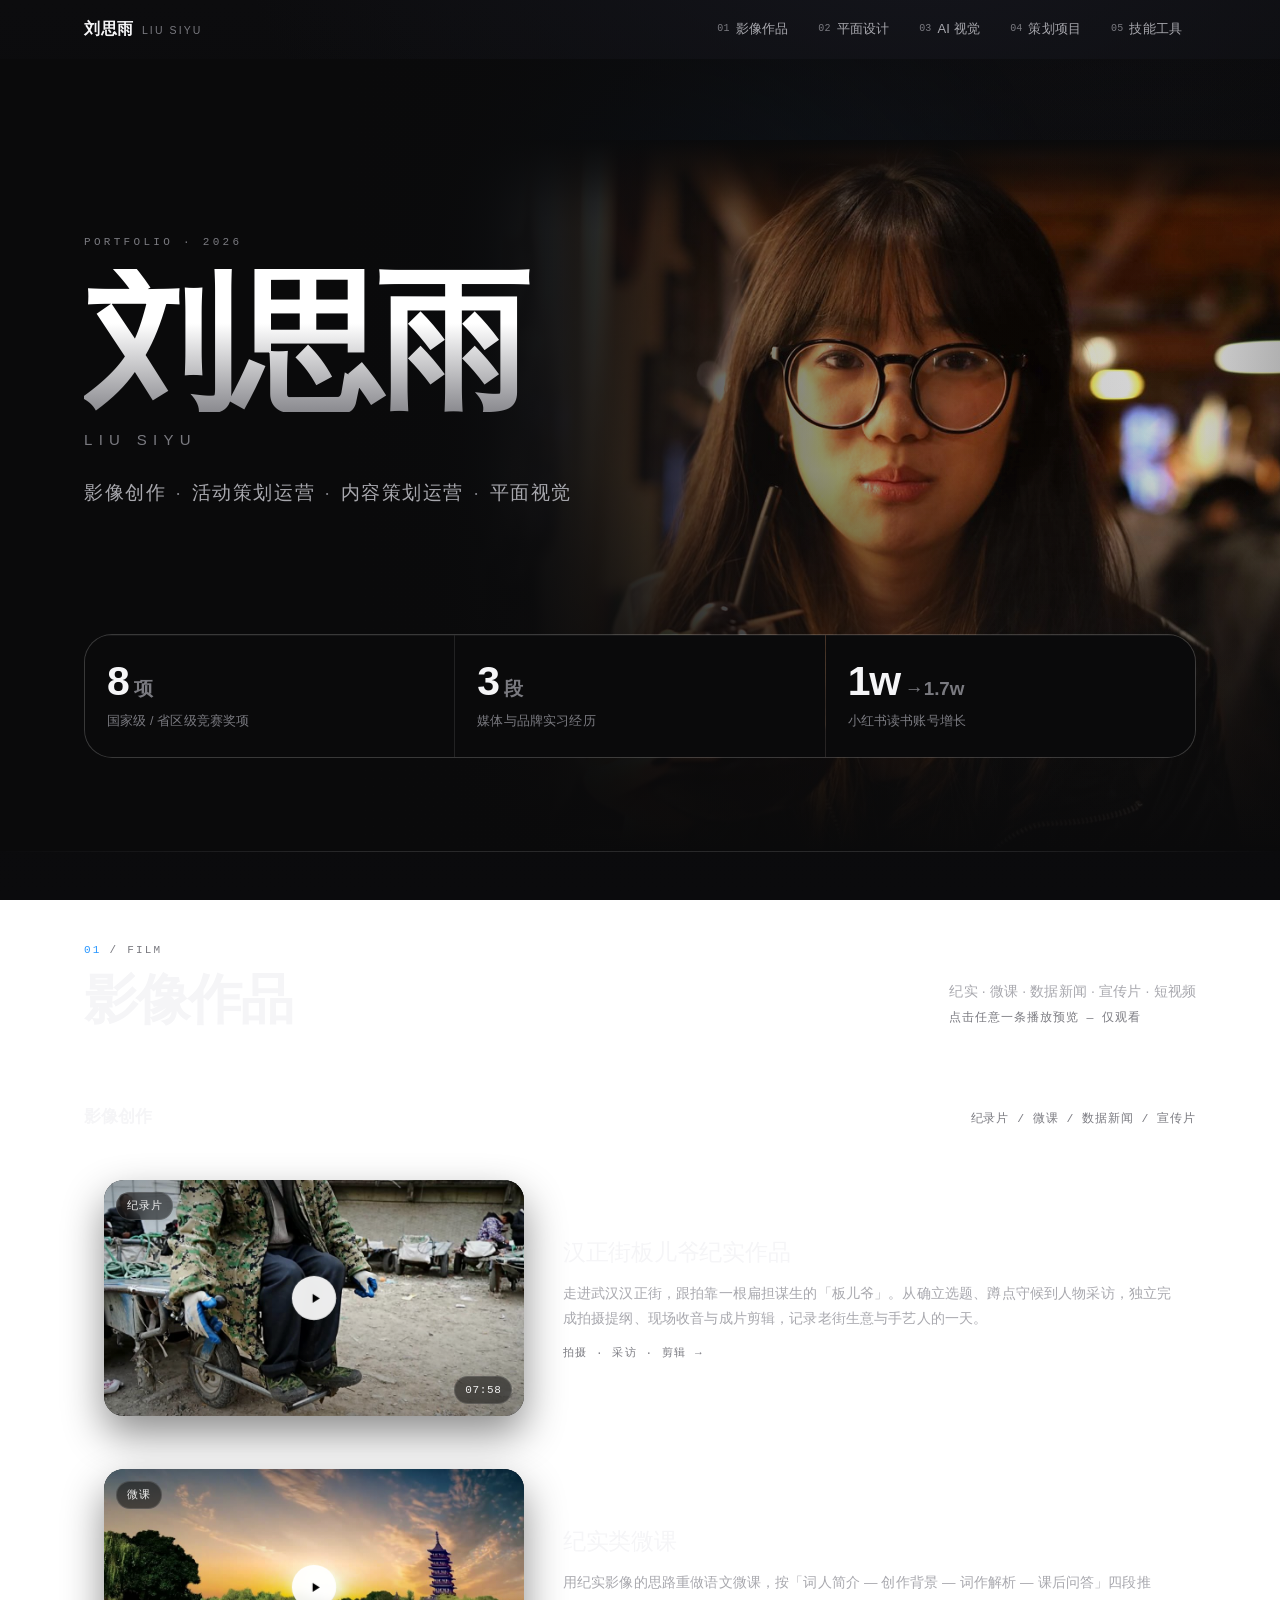
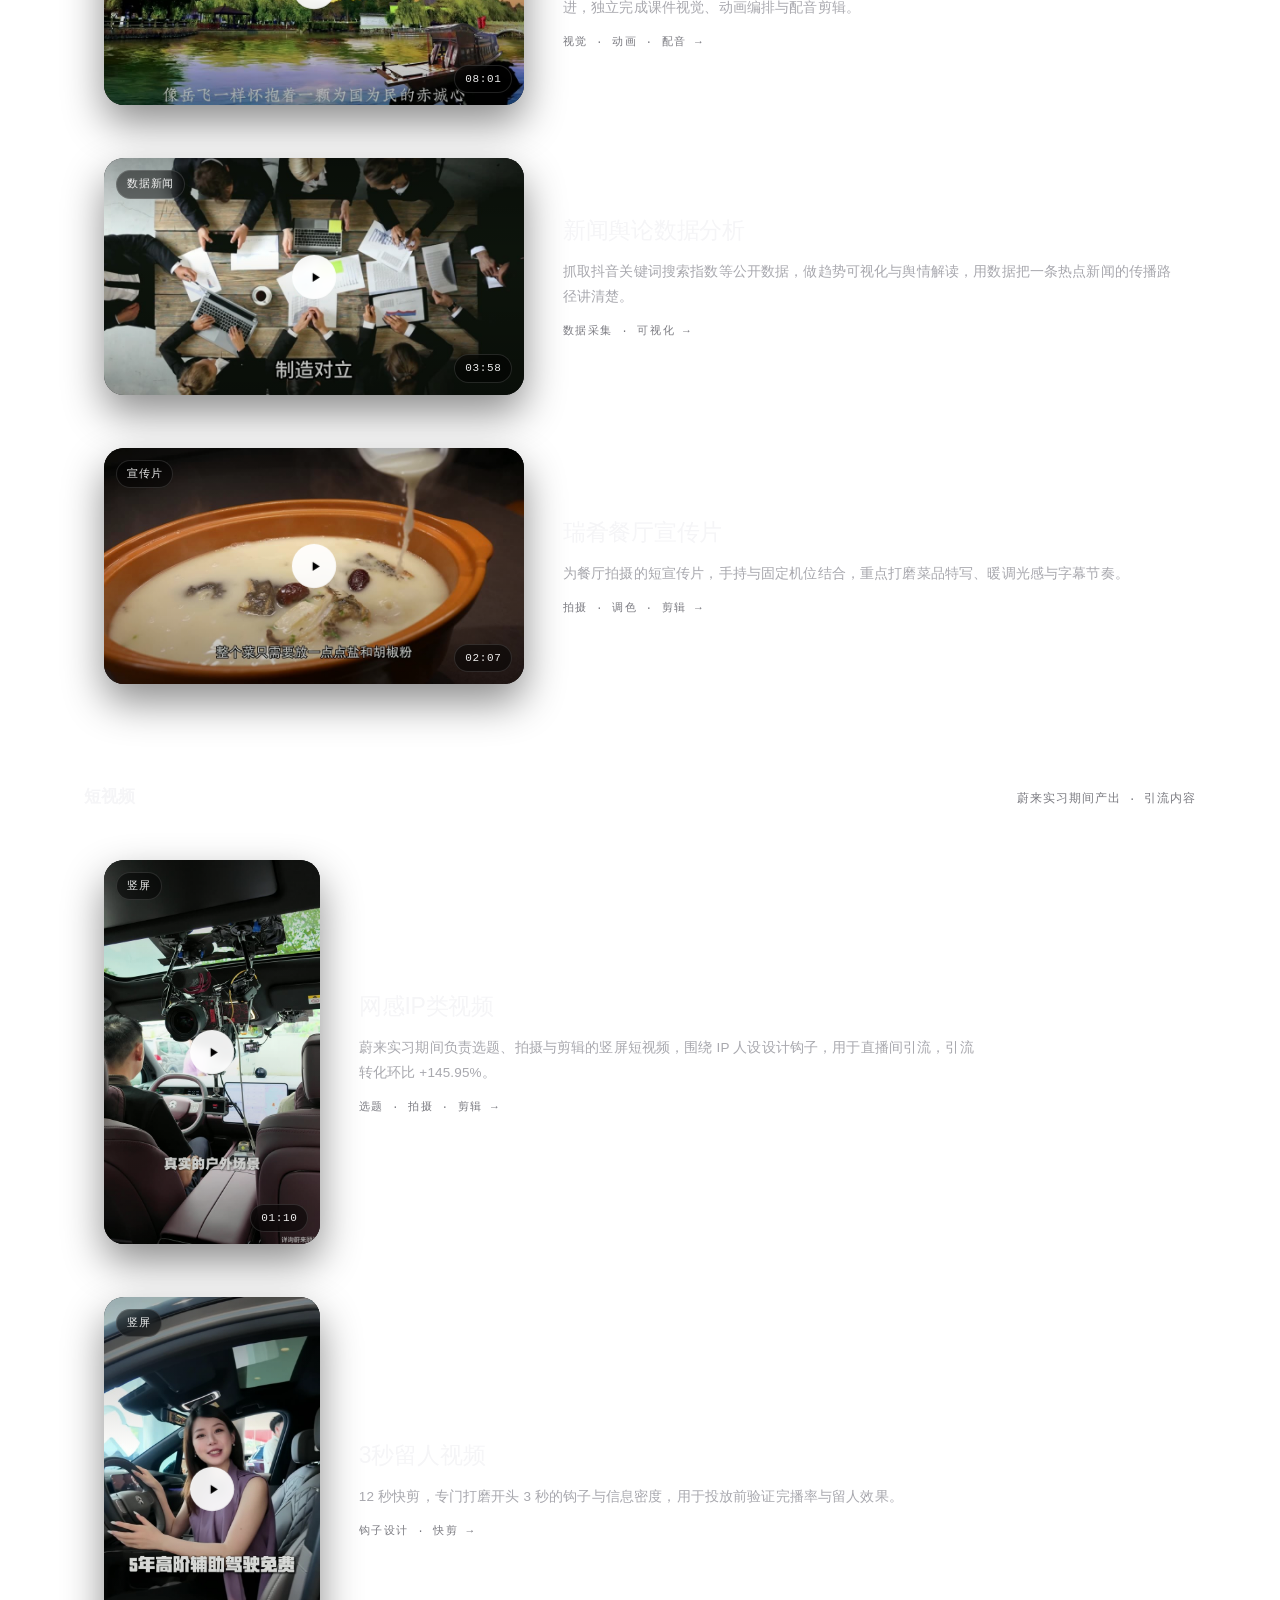
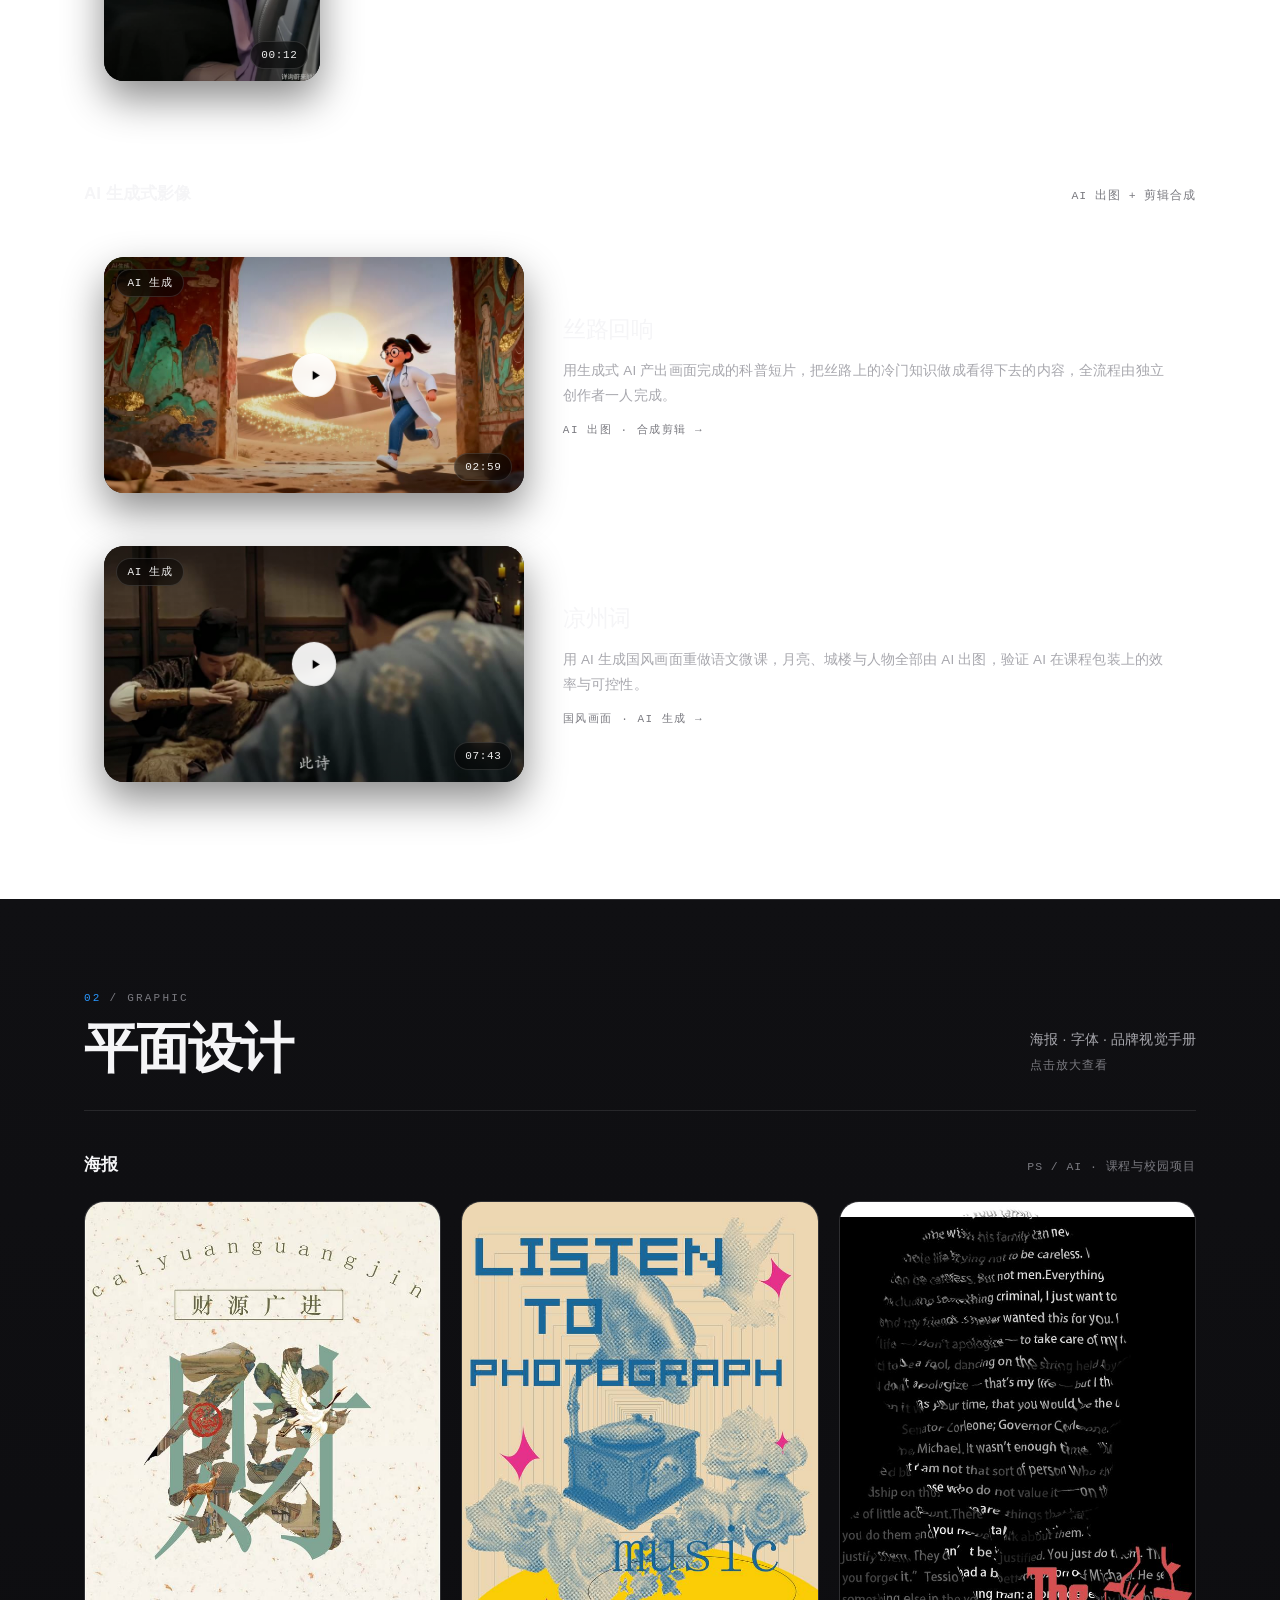
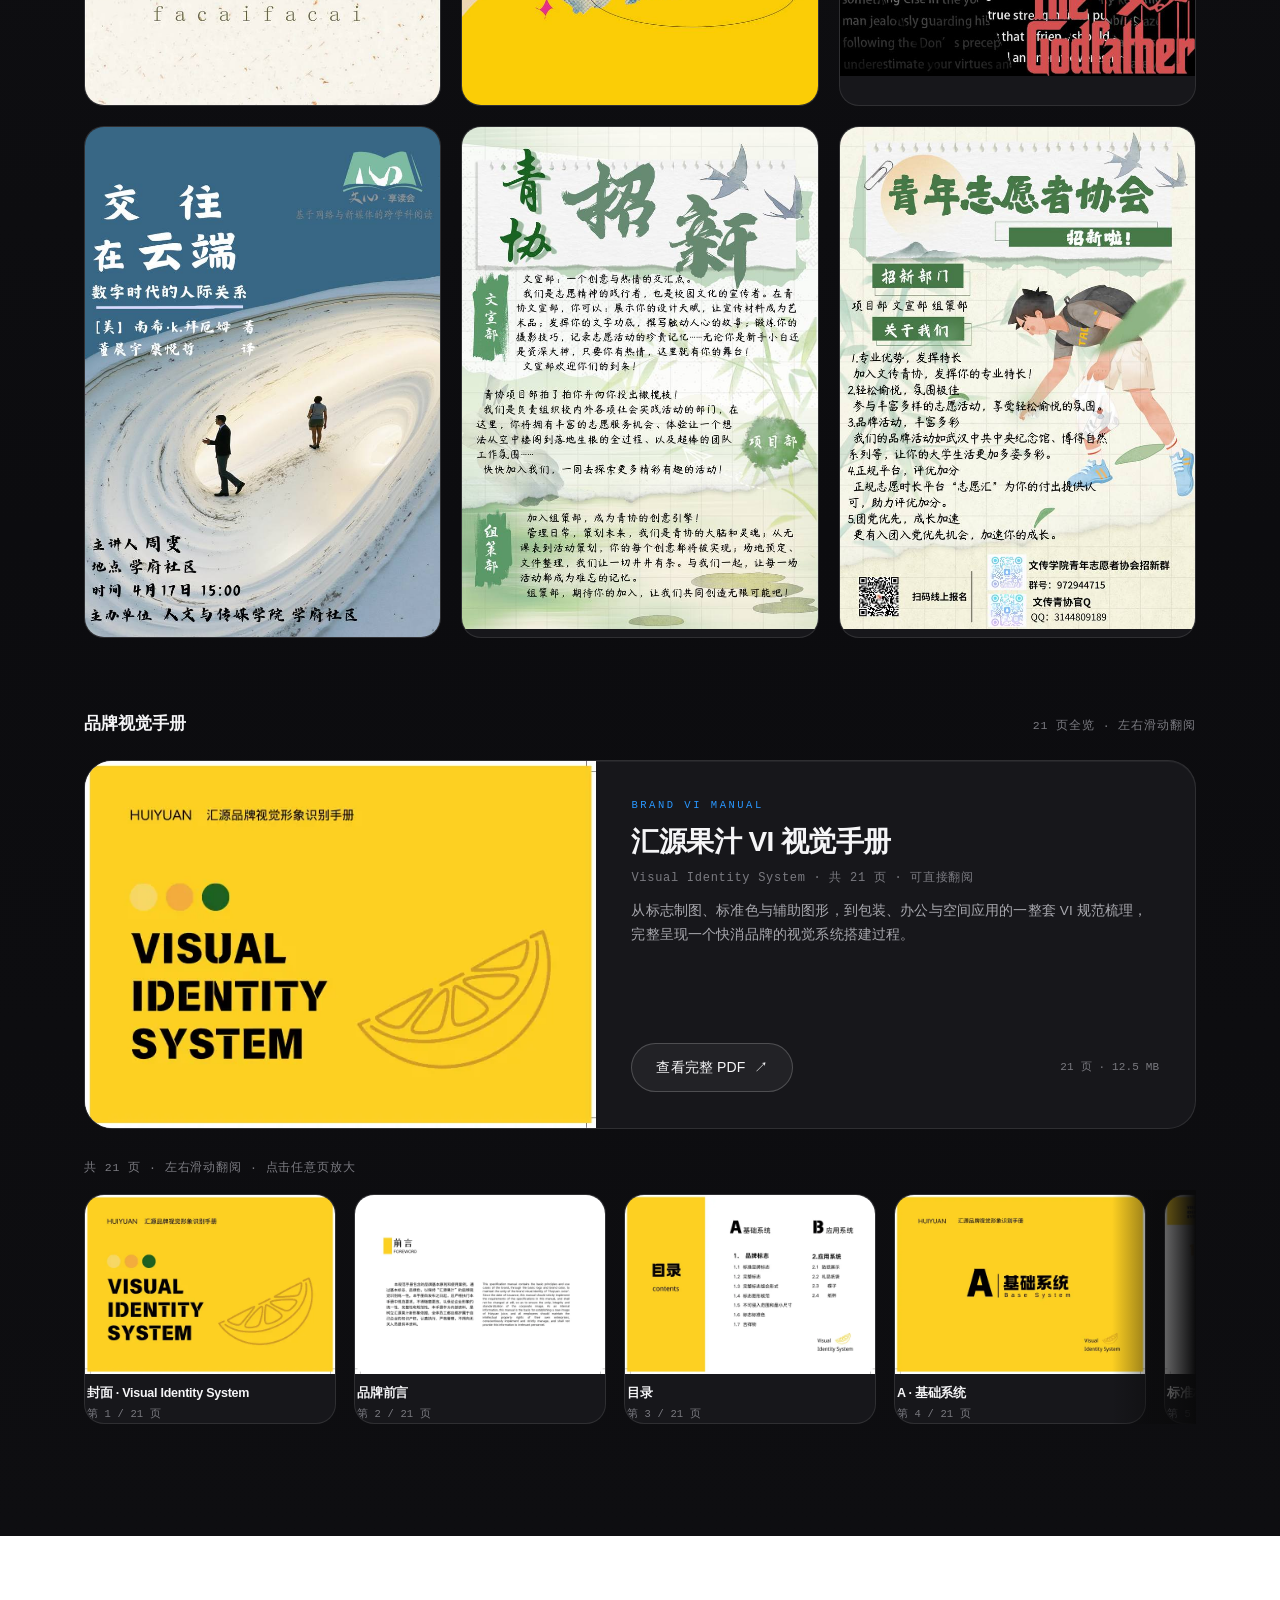
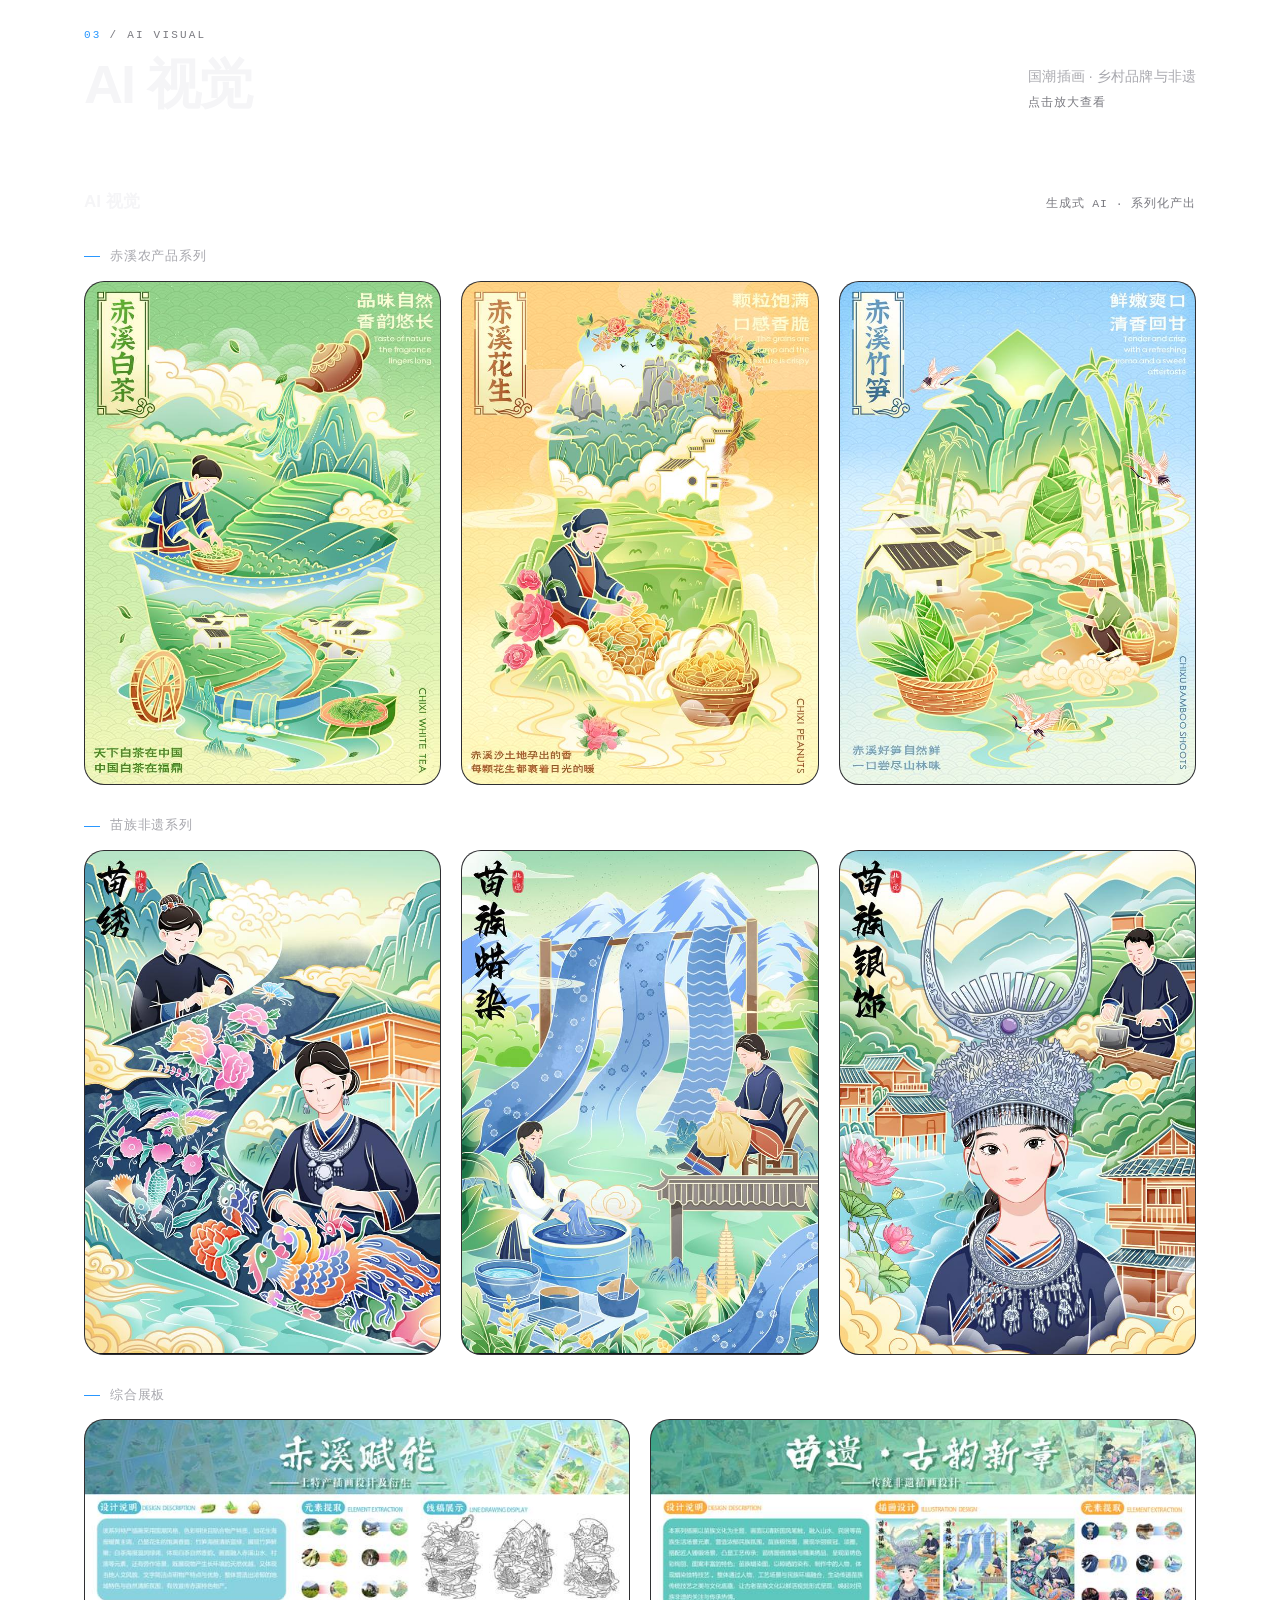
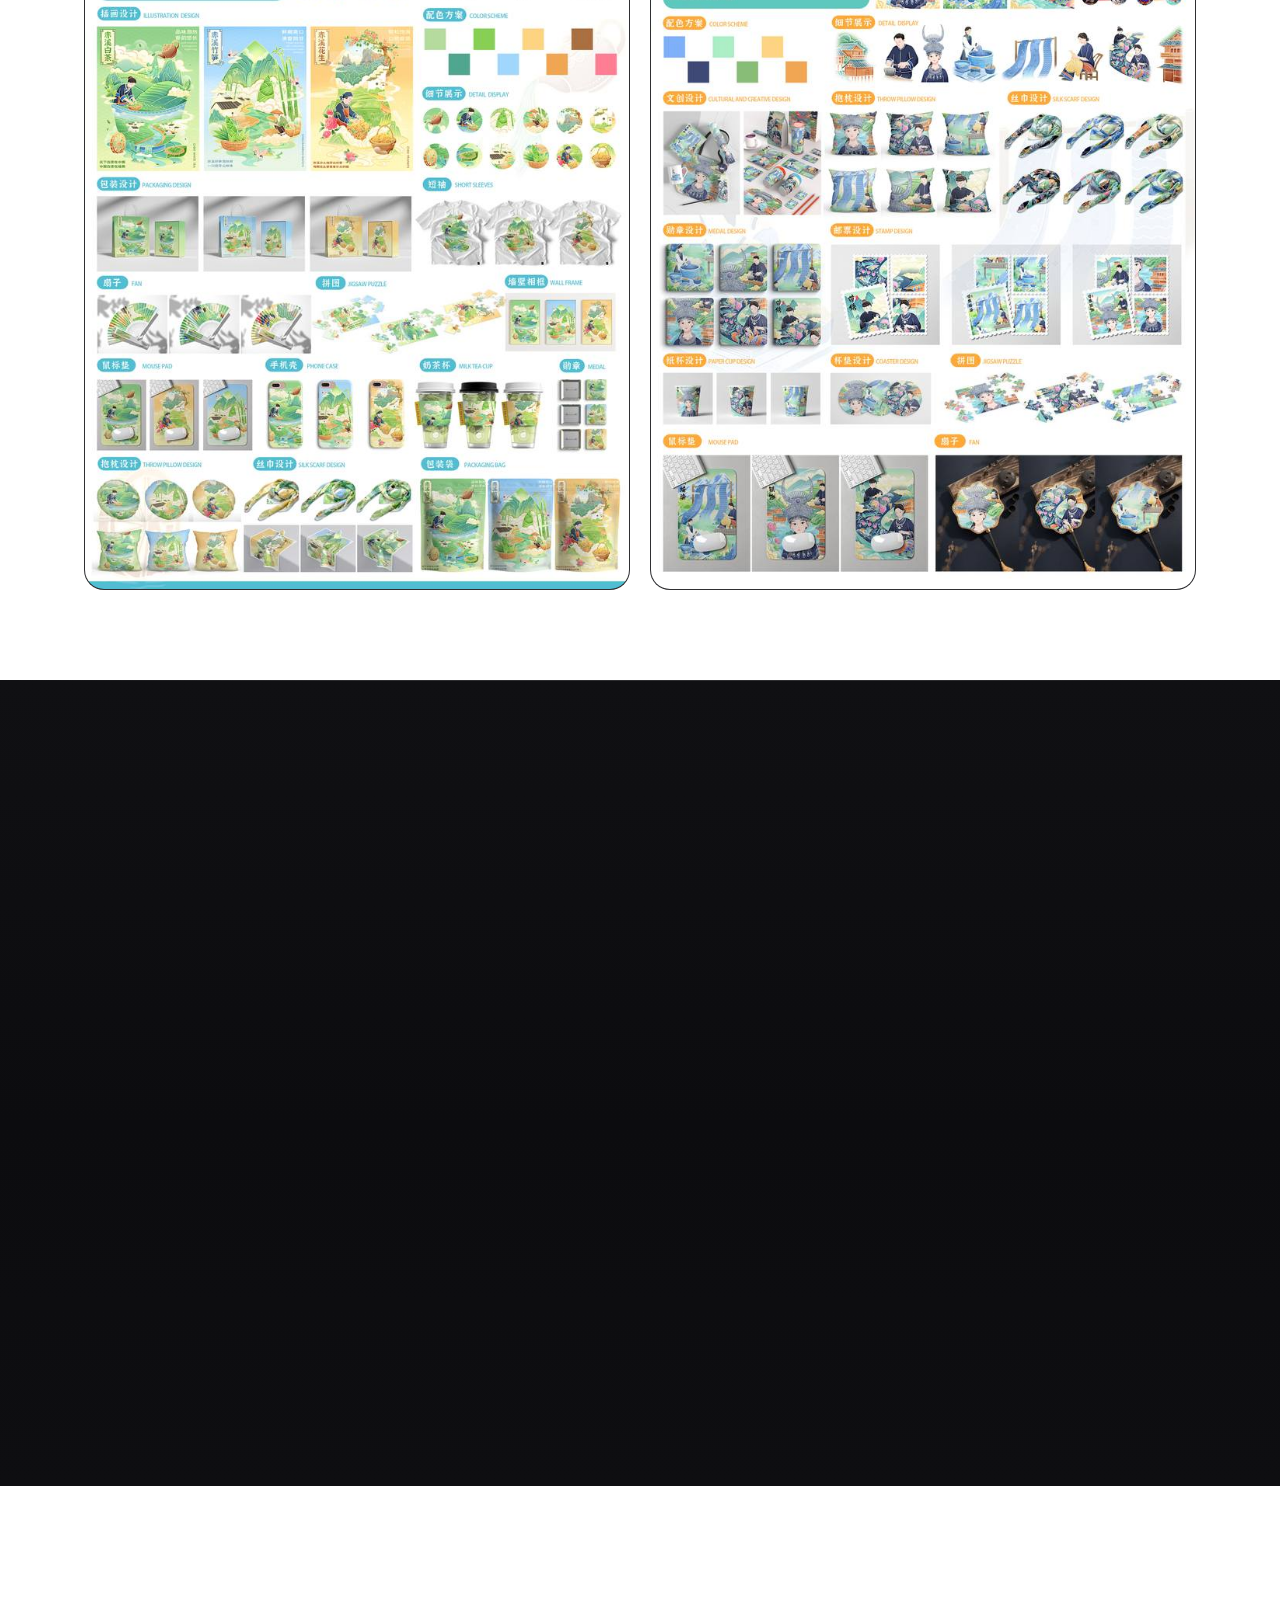
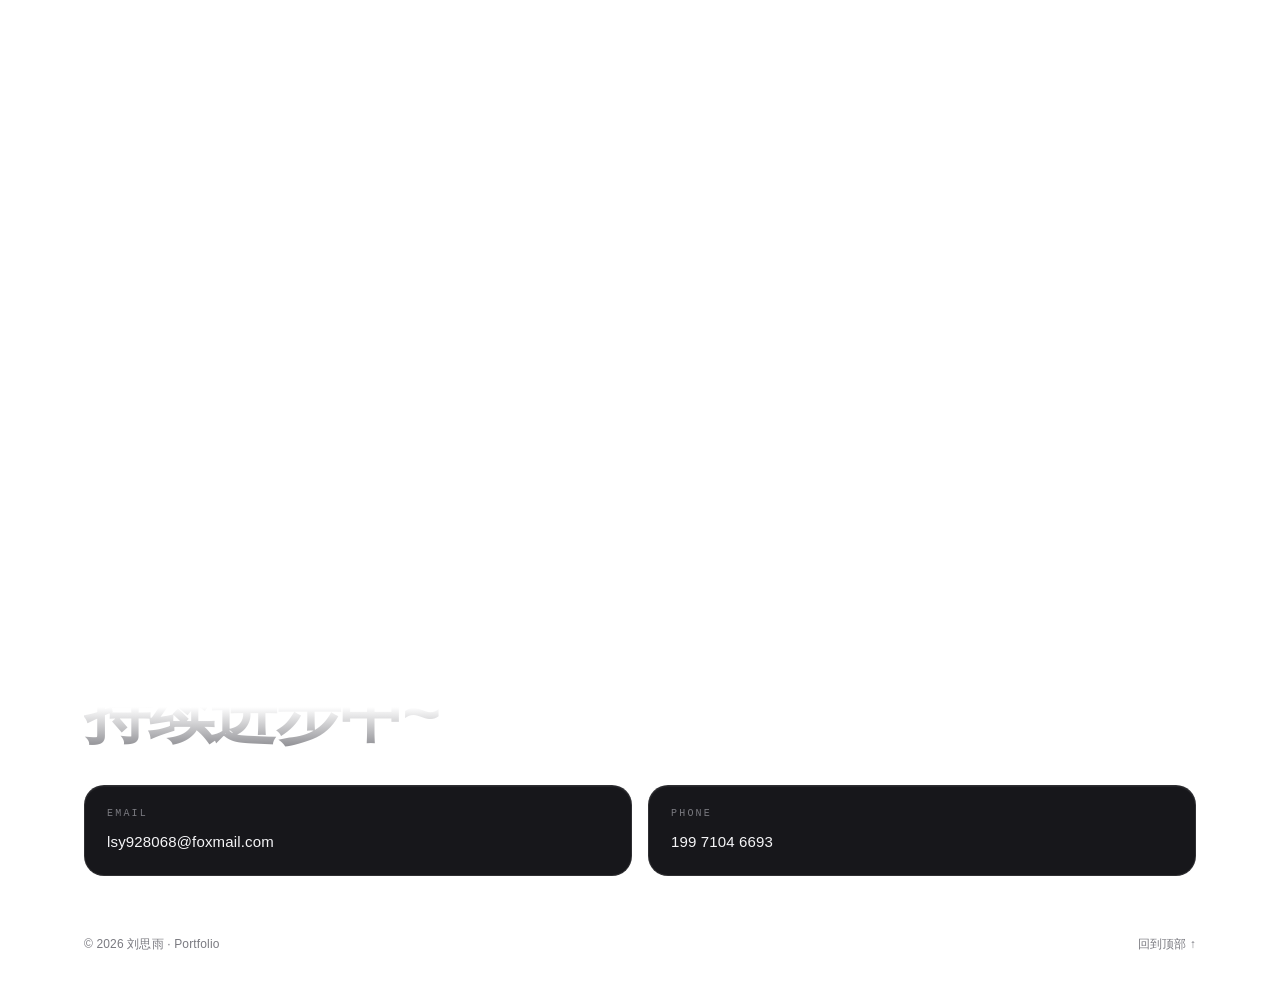
<file: index.html>
<!DOCTYPE html>
<html lang="zh-CN">
<head>
<meta charset="UTF-8">
<meta name="viewport" content="width=device-width, initial-scale=1">
<title>刘思雨 · 个人作品集 2026</title>
<meta name="description" content="刘思雨的个人作品集 — 影像作品 / 平面设计 / AI 视觉 / 策划项目。">
<meta name="theme-color" content="#0A0A0B">
<link rel="stylesheet" href="assets/css/style.css">
</head>
<body oncontextmenu="return false;">

<!-- ══════════════ 顶部导航 ══════════════ -->
<header class="topbar" id="topbar">
  <div class="wrap topbar__in">
    <a class="brand" href="#top">
      <span class="brand__cn">刘思雨</span>
      <span class="brand__en">Liu Siyu</span>
    </a>
    <nav class="nav" id="nav">
      <a class="nav__a" href="#video"><i>01</i>影像作品</a>
      <a class="nav__a" href="#design"><i>02</i>平面设计</a>
      <a class="nav__a" href="#ai"><i>03</i>AI 视觉</a>
      <a class="nav__a" href="#project"><i>04</i>策划项目</a>
      <a class="nav__a" href="#about"><i>05</i>技能工具</a>
    </nav>
    <button class="nav-toggle" id="navToggle" aria-label="菜单">菜单</button>
    <div class="prog" id="prog"></div>
  </div>
</header>

<main id="top">

<!-- ══════════════ HERO ══════════════ -->
<section class="hero">
  <!-- 人像作为整块底层铺在右侧，左侧用黑色渐变蒙版压暗，文字压在暗部上 -->
  <div class="hero__bg" aria-hidden="true">
    <img src="assets/img/portrait.jpg" alt="" draggable="false">
  </div>
  <div class="hero__veil" aria-hidden="true"></div>

  <div class="wrap hero__inner">
    <div class="hero__txt">
      <p class="eyebrow hero__eyebrow">PORTFOLIO · 2026</p>
      <h1 class="hero__name">刘思雨</h1>
      <p class="hero__name-en">Liu Siyu</p>
      <p class="hero__role"><span>影像创作</span><span>活动策划运营</span><span>内容策划运营</span><span>平面视觉</span></p>
    </div>

    <!-- 数据条 -->
    <div class="statstrip">
      <div class="stat">
        <div class="stat__n">8<em>项</em></div>
        <div class="stat__l">国家级 / 省区级竞赛奖项</div>
      </div>
      <div class="stat">
        <div class="stat__n">3<em>段</em></div>
        <div class="stat__l">媒体与品牌实习经历</div>
      </div>
      <div class="stat">
        <div class="stat__n">1w<em>→1.7w</em></div>
        <div class="stat__l">小红书读书账号增长</div>
      </div>
    </div>
  </div>
</section>

<!-- ══════════════ 01 影像作品 ══════════════ -->
<section class="sec" id="video">
  <div class="wrap">
    <div class="sec__head rv">
      <div>
        <div class="sec__num"><b>01</b><s>/ FILM</s></div>
        <h2 class="sec__title">影像作品</h2>
      </div>
      <div>
        <p class="sec__sub">纪实 · 微课 · 数据新闻 · 宣传片 · 短视频</p>
        <p class="sec__note">点击任意一条播放预览 — 仅观看</p>
      </div>
    </div>

    <!-- 组 A：影像创作 -->
    <div class="group rv">
      <div class="group__head">
        <h3 class="group__title">影像创作</h3>
        <span class="group__meta">纪录片 / 微课 / 数据新闻 / 宣传片</span>
      </div>
      <div class="vlist">

        <article class="vrow"
          data-poster="assets/poster/hanzheng-doc.jpg"
          data-clip="assets/clip/hanzheng-doc.mp4"
          data-full="assets/full/hanzheng-doc.mp4"
          data-dur="07:58" data-kind="纪录片"
          data-title="汉正街板儿爷纪实作品"
          data-desc="走进武汉汉正街，跟拍靠一根扁担谋生的「板儿爷」。从确立选题、蹲点守候到人物采访，独立完成拍摄提纲、现场收音与成片剪辑，记录老街生意与手艺人的一天。">
          <div class="vrow__media">
            <img src="assets/poster/hanzheng-doc.jpg" alt="汉正街板儿爷纪实作品" loading="lazy" draggable="false">
            <span class="vrow__play"><svg viewBox="0 0 24 24" fill="currentColor"><path d="M8 5v14l11-7z"/></svg></span>
            <span class="vrow__kind">纪录片</span>
            <span class="vrow__dur">07:58</span>
          </div>
          <div class="vrow__body">
            <h4 class="vrow__title">汉正街板儿爷纪实作品</h4>
            <p class="vrow__desc">走进武汉汉正街，跟拍靠一根扁担谋生的「板儿爷」。从确立选题、蹲点守候到人物采访，独立完成拍摄提纲、现场收音与成片剪辑，记录老街生意与手艺人的一天。</p>
            <p class="vrow__cta">拍摄 · 采访 · 剪辑 <span class="arrow">→</span></p>
          </div>
        </article>

        <article class="vrow"
          data-poster="assets/poster/microcourse.jpg"
          data-clip="assets/clip/microcourse.mp4"
          data-full="assets/full/microcourse.mp4"
          data-dur="08:01" data-kind="微课"
          data-title="纪实类微课"
          data-desc="用纪实影像的思路重做语文微课，按「词人简介 — 创作背景 — 词作解析 — 课后问答」四段推进，独立完成课件视觉、动画编排与配音剪辑。">
          <div class="vrow__media">
            <img src="assets/poster/microcourse.jpg" alt="纪实类微课" loading="lazy" draggable="false">
            <span class="vrow__play"><svg viewBox="0 0 24 24" fill="currentColor"><path d="M8 5v14l11-7z"/></svg></span>
            <span class="vrow__kind">微课</span>
            <span class="vrow__dur">08:01</span>
          </div>
          <div class="vrow__body">
            <h4 class="vrow__title">纪实类微课</h4>
            <p class="vrow__desc">用纪实影像的思路重做语文微课，按「词人简介 — 创作背景 — 词作解析 — 课后问答」四段推进，独立完成课件视觉、动画编排与配音剪辑。</p>
            <p class="vrow__cta">视觉 · 动画 · 配音 <span class="arrow">→</span></p>
          </div>
        </article>

        <article class="vrow"
          data-poster="assets/poster/news-data.jpg"
          data-clip="assets/clip/news-data.mp4"
          data-full="assets/full/news-data.mp4"
          data-dur="03:58" data-kind="数据新闻"
          data-title="新闻舆论数据分析"
          data-desc="抓取抖音关键词搜索指数等公开数据，做趋势可视化与舆情解读，用数据把一条热点新闻的传播路径讲清楚。">
          <div class="vrow__media">
            <img src="assets/poster/news-data.jpg" alt="新闻舆论数据分析" loading="lazy" draggable="false">
            <span class="vrow__play"><svg viewBox="0 0 24 24" fill="currentColor"><path d="M8 5v14l11-7z"/></svg></span>
            <span class="vrow__kind">数据新闻</span>
            <span class="vrow__dur">03:58</span>
          </div>
          <div class="vrow__body">
            <h4 class="vrow__title">新闻舆论数据分析</h4>
            <p class="vrow__desc">抓取抖音关键词搜索指数等公开数据，做趋势可视化与舆情解读，用数据把一条热点新闻的传播路径讲清楚。</p>
            <p class="vrow__cta">数据采集 · 可视化 <span class="arrow">→</span></p>
          </div>
        </article>

        <article class="vrow"
          data-poster="assets/poster/wechat-clip.jpg"
          data-clip="assets/clip/wechat-clip.mp4"
          data-full="assets/full/wechat-clip.mp4"
          data-dur="02:07" data-kind="宣传片"
          data-title="瑞肴餐厅宣传片"
          data-desc="为餐厅拍摄的短宣传片，手持与固定机位结合，重点打磨菜品特写、暖调光感与字幕节奏。">
          <div class="vrow__media">
            <img src="assets/poster/wechat-clip.jpg" alt="瑞肴餐厅宣传片" loading="lazy" draggable="false">
            <span class="vrow__play"><svg viewBox="0 0 24 24" fill="currentColor"><path d="M8 5v14l11-7z"/></svg></span>
            <span class="vrow__kind">宣传片</span>
            <span class="vrow__dur">02:07</span>
          </div>
          <div class="vrow__body">
            <h4 class="vrow__title">瑞肴餐厅宣传片</h4>
            <p class="vrow__desc">为餐厅拍摄的短宣传片，手持与固定机位结合，重点打磨菜品特写、暖调光感与字幕节奏。</p>
            <p class="vrow__cta">拍摄 · 调色 · 剪辑 <span class="arrow">→</span></p>
          </div>
        </article>

      </div>
    </div>

    <!-- 组 B：短视频 -->
    <div class="group rv">
      <div class="group__head">
        <h3 class="group__title">短视频</h3>
        <span class="group__meta">蔚来实习期间产出 · 引流内容</span>
      </div>
      <div class="vlist">

        <article class="vrow vrow--vert"
          data-poster="assets/poster/vclip-long.jpg"
          data-clip="assets/clip/vclip-long.mp4"
          data-full="assets/full/vclip-long.mp4"
          data-dur="01:10" data-kind="竖屏"
          data-title="网感IP类视频"
          data-desc="蔚来实习期间负责选题、拍摄与剪辑的竖屏短视频，围绕 IP 人设设计钩子，用于直播间引流，引流转化环比 +145.95%。">
          <div class="vrow__media">
            <img src="assets/poster/vclip-long.jpg" alt="网感IP类视频" loading="lazy" draggable="false">
            <span class="vrow__play"><svg viewBox="0 0 24 24" fill="currentColor"><path d="M8 5v14l11-7z"/></svg></span>
            <span class="vrow__kind">竖屏</span>
            <span class="vrow__dur">01:10</span>
          </div>
          <div class="vrow__body">
            <h4 class="vrow__title">网感IP类视频</h4>
            <p class="vrow__desc">蔚来实习期间负责选题、拍摄与剪辑的竖屏短视频，围绕 IP 人设设计钩子，用于直播间引流，引流转化环比 +145.95%。</p>
            <p class="vrow__cta">选题 · 拍摄 · 剪辑 <span class="arrow">→</span></p>
          </div>
        </article>

        <article class="vrow vrow--vert"
          data-poster="assets/poster/vclip-short.jpg"
          data-clip="assets/clip/vclip-short.mp4"
          data-full="assets/full/vclip-short.mp4"
          data-dur="00:12" data-kind="竖屏"
          data-title="3秒留人视频"
          data-desc="12 秒快剪，专门打磨开头 3 秒的钩子与信息密度，用于投放前验证完播率与留人效果。">
          <div class="vrow__media">
            <img src="assets/poster/vclip-short.jpg" alt="3秒留人视频" loading="lazy" draggable="false">
            <span class="vrow__play"><svg viewBox="0 0 24 24" fill="currentColor"><path d="M8 5v14l11-7z"/></svg></span>
            <span class="vrow__kind">竖屏</span>
            <span class="vrow__dur">00:12</span>
          </div>
          <div class="vrow__body">
            <h4 class="vrow__title">3秒留人视频</h4>
            <p class="vrow__desc">12 秒快剪，专门打磨开头 3 秒的钩子与信息密度，用于投放前验证完播率与留人效果。</p>
            <p class="vrow__cta">钩子设计 · 快剪 <span class="arrow">→</span></p>
          </div>
        </article>

      </div>
    </div>

    <!-- 组 C：AI 生成式影像 -->
    <div class="group rv">
      <div class="group__head">
        <h3 class="group__title">AI 生成式影像</h3>
        <span class="group__meta">AI 出图 + 剪辑合成</span>
      </div>
      <div class="vlist">

        <article class="vrow"
          data-poster="assets/poster/ai-shortvideo.jpg"
          data-clip="assets/clip/ai-shortvideo.mp4"
          data-full="assets/full/ai-shortvideo.mp4"
          data-dur="02:59" data-kind="AI 生成"
          data-title="丝路回响"
          data-desc="用生成式 AI 产出画面完成的科普短片，把丝路上的冷门知识做成看得下去的内容，全流程由独立创作者一人完成。">
          <div class="vrow__media">
            <img src="assets/poster/ai-shortvideo.jpg" alt="丝路回响" loading="lazy" draggable="false">
            <span class="vrow__play"><svg viewBox="0 0 24 24" fill="currentColor"><path d="M8 5v14l11-7z"/></svg></span>
            <span class="vrow__kind">AI 生成</span>
            <span class="vrow__dur">02:59</span>
          </div>
          <div class="vrow__body">
            <h4 class="vrow__title">丝路回响</h4>
            <p class="vrow__desc">用生成式 AI 产出画面完成的科普短片，把丝路上的冷门知识做成看得下去的内容，全流程由独立创作者一人完成。</p>
            <p class="vrow__cta">AI 出图 · 合成剪辑 <span class="arrow">→</span></p>
          </div>
        </article>

        <article class="vrow"
          data-poster="assets/poster/ai-microcourse.jpg"
          data-clip="assets/clip/ai-microcourse.mp4"
          data-full="assets/full/ai-microcourse.mp4"
          data-dur="07:43" data-kind="AI 生成"
          data-title="凉州词"
          data-desc="用 AI 生成国风画面重做语文微课，月亮、城楼与人物全部由 AI 出图，验证 AI 在课程包装上的效率与可控性。">
          <div class="vrow__media">
            <img src="assets/poster/ai-microcourse.jpg" alt="凉州词" loading="lazy" draggable="false">
            <span class="vrow__play"><svg viewBox="0 0 24 24" fill="currentColor"><path d="M8 5v14l11-7z"/></svg></span>
            <span class="vrow__kind">AI 生成</span>
            <span class="vrow__dur">07:43</span>
          </div>
          <div class="vrow__body">
            <h4 class="vrow__title">凉州词</h4>
            <p class="vrow__desc">用 AI 生成国风画面重做语文微课，月亮、城楼与人物全部由 AI 出图，验证 AI 在课程包装上的效率与可控性。</p>
            <p class="vrow__cta">国风画面 · AI 生成 <span class="arrow">→</span></p>
          </div>
        </article>

      </div>
    </div>
  </div>
</section>

<!-- ══════════════ 02 平面设计 ══════════════ -->
<section class="sec sec--tint" id="design">
  <div class="wrap">
    <div class="sec__head rv">
      <div>
        <div class="sec__num"><b>02</b><s>/ GRAPHIC</s></div>
        <h2 class="sec__title">平面设计</h2>
      </div>
      <div>
        <p class="sec__sub">海报 · 字体 · 品牌视觉手册</p>
        <p class="sec__note">点击放大查看</p>
      </div>
    </div>

    <div class="group rv">
      <div class="group__head">
        <h3 class="group__title">海报</h3>
        <span class="group__meta">PS / AI · 课程与校园项目</span>
      </div>
      <div class="gal" data-gallery="design">
        <div class="gal__item" data-src="assets/img/design/fortune.jpg" data-title="《财源广进》国潮字体海报" data-note="字为主体的国潮海报，金属质感字形 + 拼音注音排版">
          <figure>
            <img src="assets/img/design/thumb/fortune.jpg" alt="财源广进海报" loading="lazy" draggable="false">
            <figcaption><h4>《财源广进》国潮字体</h4><p>字体设计</p></figcaption>
          </figure>
        </div>
        <div class="gal__item" data-src="assets/img/design/gramophone.jpg" data-title="LISTEN TO PHOTOGRAPH" data-note="复古撞色拼贴海报，留声机与像素字体">
          <figure>
            <img src="assets/img/design/thumb/gramophone.jpg" alt="留声机海报" loading="lazy" draggable="false">
            <figcaption><h4>Listen to Photograph</h4><p>拼贴海报</p></figcaption>
          </figure>
        </div>
        <div class="gal__item" data-src="assets/img/design/godfather.jpg" data-title="The Godfather 文字海报" data-note="用台词文本铺满画面做密度，标题用红色艺术字收口">
          <figure>
            <img src="assets/img/design/thumb/godfather.jpg" alt="教父海报" loading="lazy" draggable="false">
            <figcaption><h4>The Godfather</h4><p>电影海报</p></figcaption>
          </figure>
        </div>
        <div class="gal__item" data-src="assets/img/design/reading-club.jpg" data-title="「交往在云端」读书会海报" data-note="苍山讲堂读书会主视觉，扁平插画风">
          <figure>
            <img src="assets/img/design/thumb/reading-club.jpg" alt="读书会海报" loading="lazy" draggable="false">
            <figcaption><h4>交往在云端 · 读书会</h4><p>活动主视觉</p></figcaption>
          </figure>
        </div>
        <div class="gal__item" data-src="assets/img/design/qingxie-recruit-1.jpg" data-title="青协招新海报 01" data-note="院青年志愿者协会招新，清新手绘风">
          <figure>
            <img src="assets/img/design/thumb/qingxie-recruit-1.jpg" alt="青协招新海报1" loading="lazy" draggable="false">
            <figcaption><h4>青协招新 · 01</h4><p>校园招新</p></figcaption>
          </figure>
        </div>
        <div class="gal__item" data-src="assets/img/design/qingxie-recruit-2.jpg" data-title="青协招新海报 02" data-note="含招新流程、二维码与联系方式的落地版本">
          <figure>
            <img src="assets/img/design/thumb/qingxie-recruit-2.jpg" alt="青协招新海报2" loading="lazy" draggable="false">
            <figcaption><h4>青协招新 · 02</h4><p>校园招新</p></figcaption>
          </figure>
        </div>
      </div>
    </div>

    <div class="group rv">
      <div class="group__head">
        <h3 class="group__title">品牌视觉手册</h3>
        <span class="group__meta">21 页全览 · 左右滑动翻阅</span>
      </div>
      <div class="docgrid">
        <article class="doccard">
          <div class="doccard__cover">
            <img src="assets/img/vi/thumb/p01.webp" alt="汇源果汁 VI 视觉手册封面" loading="lazy" draggable="false">
          </div>
          <div class="doccard__body">
            <span class="doccard__kicker">Brand VI Manual</span>
            <h4 class="doccard__title">汇源果汁 VI 视觉手册</h4>
            <p class="doccard__sub">Visual Identity System · 共 21 页 · 可直接翻阅</p>
            <p class="doccard__txt">从标志制图、标准色与辅助图形，到包装、办公与空间应用的一整套 VI 规范梳理，完整呈现一个快消品牌的视觉系统搭建过程。</p>
            <div class="doccard__foot">
              <a class="btn" href="assets/doc/huiyuan-vi.pdf" target="_blank" rel="noopener">查看完整 PDF<span class="arrow">↗</span></a>
              <span class="doccard__size">21 页 · 12.5 MB</span>
            </div>
          </div>
        </article>
      </div>
      <p class="vistrip-hint">共 21 页 · 左右滑动翻阅 · 点击任意页放大</p>
      <div class="vistrip-wrap">
        <div class="gal vistrip">
          <div class="gal__item vistrip__item" data-src="assets/img/vi/p01.webp" data-title="封面 · Visual Identity System" data-note="第 1 / 21 页">
            <figure>
              <img src="assets/img/vi/thumb/p01.webp" alt="汇源果汁 VI 手册 第1页 封面 · Visual Identity System" loading="lazy" draggable="false">
              <figcaption><h4>封面 · Visual Identity System</h4><p>第 1 / 21 页</p></figcaption>
            </figure>
          </div>
          <div class="gal__item vistrip__item" data-src="assets/img/vi/p02.webp" data-title="品牌前言" data-note="第 2 / 21 页">
            <figure>
              <img src="assets/img/vi/thumb/p02.webp" alt="汇源果汁 VI 手册 第2页 品牌前言" loading="lazy" draggable="false">
              <figcaption><h4>品牌前言</h4><p>第 2 / 21 页</p></figcaption>
            </figure>
          </div>
          <div class="gal__item vistrip__item" data-src="assets/img/vi/p03.webp" data-title="目录" data-note="第 3 / 21 页">
            <figure>
              <img src="assets/img/vi/thumb/p03.webp" alt="汇源果汁 VI 手册 第3页 目录" loading="lazy" draggable="false">
              <figcaption><h4>目录</h4><p>第 3 / 21 页</p></figcaption>
            </figure>
          </div>
          <div class="gal__item vistrip__item" data-src="assets/img/vi/p04.webp" data-title="A · 基础系统" data-note="第 4 / 21 页">
            <figure>
              <img src="assets/img/vi/thumb/p04.webp" alt="汇源果汁 VI 手册 第4页 A · 基础系统" loading="lazy" draggable="false">
              <figcaption><h4>A · 基础系统</h4><p>第 4 / 21 页</p></figcaption>
            </figure>
          </div>
          <div class="gal__item vistrip__item" data-src="assets/img/vi/p05.webp" data-title="标准标志（英文）" data-note="第 5 / 21 页">
            <figure>
              <img src="assets/img/vi/thumb/p05.webp" alt="汇源果汁 VI 手册 第5页 标准标志（英文）" loading="lazy" draggable="false">
              <figcaption><h4>标准标志（英文）</h4><p>第 5 / 21 页</p></figcaption>
            </figure>
          </div>
          <div class="gal__item vistrip__item" data-src="assets/img/vi/p06.webp" data-title="标准标志（中文）" data-note="第 6 / 21 页">
            <figure>
              <img src="assets/img/vi/thumb/p06.webp" alt="汇源果汁 VI 手册 第6页 标准标志（中文）" loading="lazy" draggable="false">
              <figcaption><h4>标准标志（中文）</h4><p>第 6 / 21 页</p></figcaption>
            </figure>
          </div>
          <div class="gal__item vistrip__item" data-src="assets/img/vi/p07.webp" data-title="中英文标志组合" data-note="第 7 / 21 页">
            <figure>
              <img src="assets/img/vi/thumb/p07.webp" alt="汇源果汁 VI 手册 第7页 中英文标志组合" loading="lazy" draggable="false">
              <figcaption><h4>中英文标志组合</h4><p>第 7 / 21 页</p></figcaption>
            </figure>
          </div>
          <div class="gal__item vistrip__item" data-src="assets/img/vi/p08.webp" data-title="标志组合规范" data-note="第 8 / 21 页">
            <figure>
              <img src="assets/img/vi/thumb/p08.webp" alt="汇源果汁 VI 手册 第8页 标志组合规范" loading="lazy" draggable="false">
              <figcaption><h4>标志组合规范</h4><p>第 8 / 21 页</p></figcaption>
            </figure>
          </div>
          <div class="gal__item vistrip__item" data-src="assets/img/vi/p09.webp" data-title="标准色与辅助色" data-note="第 9 / 21 页">
            <figure>
              <img src="assets/img/vi/thumb/p09.webp" alt="汇源果汁 VI 手册 第9页 标准色与辅助色" loading="lazy" draggable="false">
              <figcaption><h4>标准色与辅助色</h4><p>第 9 / 21 页</p></figcaption>
            </figure>
          </div>
          <div class="gal__item vistrip__item" data-src="assets/img/vi/p10.webp" data-title="英文标准字" data-note="第 10 / 21 页">
            <figure>
              <img src="assets/img/vi/thumb/p10.webp" alt="汇源果汁 VI 手册 第10页 英文标准字" loading="lazy" draggable="false">
              <figcaption><h4>英文标准字</h4><p>第 10 / 21 页</p></figcaption>
            </figure>
          </div>
          <div class="gal__item vistrip__item" data-src="assets/img/vi/p11.webp" data-title="标准字制图规范" data-note="第 11 / 21 页">
            <figure>
              <img src="assets/img/vi/thumb/p11.webp" alt="汇源果汁 VI 手册 第11页 标准字制图规范" loading="lazy" draggable="false">
              <figcaption><h4>标准字制图规范</h4><p>第 11 / 21 页</p></figcaption>
            </figure>
          </div>
          <div class="gal__item vistrip__item" data-src="assets/img/vi/p12.webp" data-title="字体组合规范" data-note="第 12 / 21 页">
            <figure>
              <img src="assets/img/vi/thumb/p12.webp" alt="汇源果汁 VI 手册 第12页 字体组合规范" loading="lazy" draggable="false">
              <figcaption><h4>字体组合规范</h4><p>第 12 / 21 页</p></figcaption>
            </figure>
          </div>
          <div class="gal__item vistrip__item" data-src="assets/img/vi/p13.webp" data-title="标志与标准字组合" data-note="第 13 / 21 页">
            <figure>
              <img src="assets/img/vi/thumb/p13.webp" alt="汇源果汁 VI 手册 第13页 标志与标准字组合" loading="lazy" draggable="false">
              <figcaption><h4>标志与标准字组合</h4><p>第 13 / 21 页</p></figcaption>
            </figure>
          </div>
          <div class="gal__item vistrip__item" data-src="assets/img/vi/p14.webp" data-title="最小尺寸与安全空间" data-note="第 14 / 21 页">
            <figure>
              <img src="assets/img/vi/thumb/p14.webp" alt="汇源果汁 VI 手册 第14页 最小尺寸与安全空间" loading="lazy" draggable="false">
              <figcaption><h4>最小尺寸与安全空间</h4><p>第 14 / 21 页</p></figcaption>
            </figure>
          </div>
          <div class="gal__item vistrip__item" data-src="assets/img/vi/p15.webp" data-title="标准色规范" data-note="第 15 / 21 页">
            <figure>
              <img src="assets/img/vi/thumb/p15.webp" alt="汇源果汁 VI 手册 第15页 标准色规范" loading="lazy" draggable="false">
              <figcaption><h4>标准色规范</h4><p>第 15 / 21 页</p></figcaption>
            </figure>
          </div>
          <div class="gal__item vistrip__item" data-src="assets/img/vi/p16.webp" data-title="辅助图形 / 吉祥物" data-note="第 16 / 21 页">
            <figure>
              <img src="assets/img/vi/thumb/p16.webp" alt="汇源果汁 VI 手册 第16页 辅助图形 / 吉祥物" loading="lazy" draggable="false">
              <figcaption><h4>辅助图形 / 吉祥物</h4><p>第 16 / 21 页</p></figcaption>
            </figure>
          </div>
          <div class="gal__item vistrip__item" data-src="assets/img/vi/p17.webp" data-title="B · 应用系统" data-note="第 17 / 21 页">
            <figure>
              <img src="assets/img/vi/thumb/p17.webp" alt="汇源果汁 VI 手册 第17页 B · 应用系统" loading="lazy" draggable="false">
              <figcaption><h4>B · 应用系统</h4><p>第 17 / 21 页</p></figcaption>
            </figure>
          </div>
          <div class="gal__item vistrip__item" data-src="assets/img/vi/p18.webp" data-title="应用系统清单" data-note="第 18 / 21 页">
            <figure>
              <img src="assets/img/vi/thumb/p18.webp" alt="汇源果汁 VI 手册 第18页 应用系统清单" loading="lazy" draggable="false">
              <figcaption><h4>应用系统清单</h4><p>第 18 / 21 页</p></figcaption>
            </figure>
          </div>
          <div class="gal__item vistrip__item" data-src="assets/img/vi/p19.webp" data-title="应用 · 包装设计" data-note="第 19 / 21 页">
            <figure>
              <img src="assets/img/vi/thumb/p19.webp" alt="汇源果汁 VI 手册 第19页 应用 · 包装设计" loading="lazy" draggable="false">
              <figcaption><h4>应用 · 包装设计</h4><p>第 19 / 21 页</p></figcaption>
            </figure>
          </div>
          <div class="gal__item vistrip__item" data-src="assets/img/vi/p20.webp" data-title="应用 · 手提袋" data-note="第 20 / 21 页">
            <figure>
              <img src="assets/img/vi/thumb/p20.webp" alt="汇源果汁 VI 手册 第20页 应用 · 手提袋" loading="lazy" draggable="false">
              <figcaption><h4>应用 · 手提袋</h4><p>第 20 / 21 页</p></figcaption>
            </figure>
          </div>
          <div class="gal__item vistrip__item" data-src="assets/img/vi/p21.webp" data-title="应用 · 文创周边" data-note="第 21 / 21 页">
            <figure>
              <img src="assets/img/vi/thumb/p21.webp" alt="汇源果汁 VI 手册 第21页 应用 · 文创周边" loading="lazy" draggable="false">
              <figcaption><h4>应用 · 文创周边</h4><p>第 21 / 21 页</p></figcaption>
            </figure>
          </div>
        </div>
      </div>
    </div>
  </div>
</section>

<!-- ══════════════ 03 AI 视觉 ══════════════ -->
<section class="sec" id="ai">
  <div class="wrap">
    <div class="sec__head rv">
      <div>
        <div class="sec__num"><b>03</b><s>/ AI VISUAL</s></div>
        <h2 class="sec__title">AI 视觉</h2>
      </div>
      <div>
        <p class="sec__sub">国潮插画 · 乡村品牌与非遗</p>
        <p class="sec__note">点击放大查看</p>
      </div>
    </div>

    <div class="group rv">
      <div class="group__head">
        <h3 class="group__title">AI 视觉</h3>
        <span class="group__meta">生成式 AI · 系列化产出</span>
      </div>

      <p class="sublabel">赤溪农产品系列</p>
      <div class="gal" data-gallery="chixi">
        <div class="gal__item" data-src="assets/img/ai/white-tea.jpg" data-title="赤溪白茶" data-note="「品味自然 香韵悠长」— 大碗形茶山构图，国潮插画风">
          <figure><img src="assets/img/ai/thumb/white-tea.jpg" alt="赤溪白茶" loading="lazy" draggable="false">
            <figcaption><h4>赤溪白茶</h4><p>农产品海报</p></figcaption></figure>
        </div>
        <div class="gal__item" data-src="assets/img/ai/peanut.jpg" data-title="赤溪花生" data-note="「纯天然生长 香脆可口」— 畲族女性田间采收场景">
          <figure><img src="assets/img/ai/thumb/peanut.jpg" alt="赤溪花生" loading="lazy" draggable="false">
            <figcaption><h4>赤溪花生</h4><p>农产品海报</p></figcaption></figure>
        </div>
        <div class="gal__item" data-src="assets/img/ai/bamboo-shoot.jpg" data-title="赤溪竹笋" data-note="「鲜嫩爽口 清香四溢」— 竹笋山形构图，含村落与光伏元素">
          <figure><img src="assets/img/ai/thumb/bamboo-shoot.jpg" alt="赤溪竹笋" loading="lazy" draggable="false">
            <figcaption><h4>赤溪竹笋</h4><p>农产品海报</p></figcaption></figure>
        </div>
      </div>

      <p class="sublabel">苗族非遗系列</p>
      <div class="gal" data-gallery="miao">
        <div class="gal__item" data-src="assets/img/ai/miao-embroidery.jpg" data-title="苗绣" data-note="两位苗族绣娘与五彩凤凰，青绿山峦背景">
          <figure><img src="assets/img/ai/thumb/miao-embroidery.jpg" alt="苗绣" loading="lazy" draggable="false">
            <figcaption><h4>苗绣</h4><p>非遗插画</p></figcaption></figure>
        </div>
        <div class="gal__item" data-src="assets/img/ai/miao-batik.jpg" data-title="苗族蜡染" data-note="山坡晾晒的蓝白蜡染长布，染缸边的劳作场景">
          <figure><img src="assets/img/ai/thumb/miao-batik.jpg" alt="苗族蜡染" loading="lazy" draggable="false">
            <figcaption><h4>苗族蜡染</h4><p>非遗插画</p></figcaption></figure>
        </div>
        <div class="gal__item" data-src="assets/img/ai/miao-silver.jpg" data-title="苗族银饰" data-note="戴银角头饰的苗族少女肖像，旁有打银工匠与吊脚楼">
          <figure><img src="assets/img/ai/thumb/miao-silver.jpg" alt="苗族银饰" loading="lazy" draggable="false">
            <figcaption><h4>苗族银饰</h4><p>非遗插画</p></figcaption></figure>
        </div>
      </div>

      <p class="sublabel">综合展板</p>
      <div class="gal gal--2" data-gallery="board">
        <div class="gal__item" data-src="assets/img/ai/exhibition-board.jpg" data-title="赤溪赋 · 作品展板" data-note="网格化陈列插画小图、色板与设计说明">
          <figure><img src="assets/img/ai/thumb/exhibition-board.jpg" alt="赤溪赋展板" loading="lazy" draggable="false">
            <figcaption><h4>赤溪赋 · 展板</h4><p>作品排版</p></figcaption></figure>
        </div>
        <div class="gal__item" data-src="assets/img/ai/artboard-1.jpg" data-title="苗遗 · 古韵新语 展板" data-note="非遗系列的作品汇总与色彩体系呈现">
          <figure><img src="assets/img/ai/thumb/artboard-1.jpg" alt="苗遗展板" loading="lazy" draggable="false">
            <figcaption><h4>苗遗 · 古韵新语</h4><p>作品排版</p></figcaption></figure>
        </div>
      </div>
    </div>
  </div>
</section>

<!-- ══════════════ 04 策划项目 ══════════════ -->
<section class="sec sec--tint" id="project">
  <div class="wrap">
    <div class="sec__head rv">
      <div>
        <div class="sec__num"><b>04</b><s>/ PROJECT</s></div>
        <h2 class="sec__title">策划项目</h2>
      </div>
      <div>
        <p class="sec__sub">自主策划项目 · 从 IP 到「设计—生产—宣发—销售」闭环</p>
        <p class="sec__note">含完整创业计划书</p>
      </div>
    </div>

    <div class="feature rv">
      <div class="feature__cover">
        <img src="assets/img/project/qingyue-cover.jpg" alt="轻悦文创工作坊 产品与视觉" loading="lazy" draggable="false">
      </div>

      <div class="feature__body">
        <p class="feature__kicker">Independent Project · 2025</p>
        <h3 class="feature__title">自主策划项目 ·「轻悦文创工作坊」校园文创</h3>
        <p class="feature__en">Qingyue Campus Creative Workshop</p>
        <p class="feature__txt">
          以校园文化 IP 运营为核心的创业计划。把校训精神、地标建筑与校园故事转译成可消费的文创产品，
          并依托校企合作的服装产业园区打通「设计—生产—宣发—销售」闭环。
        </p>
        <ul class="feature__list">
          <li><b>我的角色</b><span>主导产品视觉体系、IP 形象设计与用户体验优化</span></li>
          <li><b>核心 IP</b><span>「拓荒牛」— 呼应校园精神，贯穿服饰 / 生活用品 / 礼品三条产品线</span></li>
          <li><b>落地资源</b><span>国利华通服装产业园区供应链支持，解决小批量定制的成本与品控</span></li>
          <li><b>市场判断</b><span>本校 + 周边 3–5 所院校约 8 万学生；Z 世代情绪消费月均支出 949 元</span></li>
        </ul>
      </div>
    </div>
  </div>
</section>

<!-- ══════════════ 05 技能与工具 ══════════════ -->
<section class="sec" id="about">
  <div class="wrap">
    <div class="sec__head rv">
      <div>
        <div class="sec__num"><b>05</b><s>/ SKILLS</s></div>
        <h2 class="sec__title">技能与工具</h2>
      </div>
      <div>
        <p class="sec__sub">数据分析 · AI · 专业能力</p>
        <p class="sec__note">2027 届 · 开放实习与校招机会</p>
      </div>
    </div>

    <div class="skills rv">
      <h4>数据分析</h4>
      <div class="chips">
        <span>MySQL（多表关联、聚合统计、子查询、RANK窗口函数）</span>
        <span>Excel（数据透视表、VLOOKUP）</span>
      </div>
    </div>

    <div class="skills rv">
      <h4>AI</h4>
      <div class="chips">
        <span>ChatGPT</span><span>WorkBuddy</span><span>CODEX</span><span>Midjourney</span><span>即梦</span><span>豆包</span>
      </div>
    </div>

    <div class="skills rv">
      <h4>专业能力</h4>
      <div class="chips">
        <span>相机</span><span>云台</span><span>无人机</span><span>Premiere Pro</span><span>剪映</span><span>Photoshop</span>
      </div>
    </div>
  </div>
</section>

<!-- ══════════════ 联系 ══════════════ -->
<section class="contact" id="contact">
  <div class="wrap">
    <h2>持续进步中~</h2>
    <div class="contact__grid">
      <div class="contact__cell">
        <span>Email</span>
        <a href="mailto:lsy928068@foxmail.com">lsy928068@foxmail.com</a>
      </div>
      <div class="contact__cell">
        <span>Phone</span>
        <a href="tel:19971046693">199 7104 6693</a>
      </div>
    </div>
    <div class="foot">
      <span>© 2026 刘思雨 · Portfolio</span>
      <a href="#top">回到顶部 <span class="arrow">↑</span></a>
    </div>
  </div>
</section>

</main>

<!-- ══════════════ 灯箱 ══════════════ -->
<div class="lb" id="lb" role="dialog" aria-modal="true" aria-label="作品预览">
  <div class="lb__bar">
    <span class="lb__idx" id="lbIdx"></span>
    <button class="lb__close" id="lbClose" aria-label="关闭">×</button>
  </div>
  <button class="lb__nav lb__nav--prev" id="lbPrev" aria-label="上一张">‹</button>
  <button class="lb__nav lb__nav--next" id="lbNext" aria-label="下一张">›</button>
  <div class="lb__stage" id="lbStage"></div>
  <div class="lb__cap" id="lbCap"></div>
</div>

<script src="assets/js/main.js"></script>
</body>
</html>
</file>
<file: assets/css/style.css>
/* ==========================================================================
   刘思雨 · 个人作品集
   深色 Apple 式极简 — 纯黑底 / 大圆角 / 毛玻璃 / 光标跟随高光
   ========================================================================== */

/* ---------- 1. 设计令牌 ---------- */
:root {
  --bg:        #0A0A0B;
  --bg-2:      #101013;
  --bg-3:      #16161A;
  --surface:   #17171B;
  --surface-2: #202026;

  --text:      #F5F5F7;
  --text-2:    #A8A8AE;
  --text-3:    #7A7A80;

  --line:      rgba(255,255,255,.10);
  --line-2:    rgba(255,255,255,.20);

  --blue:      #2997FF;
  --blue-dim:  rgba(41,151,255,.16);

  --r-lg:      28px;
  --r:         20px;
  --r-pill:    999px;

  --pad:  clamp(20px, 5vw, 72px);
  --maxw: 1240px;
  --ease: cubic-bezier(.22, .61, .36, 1);

  --font: -apple-system, BlinkMacSystemFont, "SF Pro Display", "SF Pro Text",
          "PingFang SC", "HarmonyOS Sans SC", "Microsoft YaHei",
          "Helvetica Neue", Helvetica, Arial, sans-serif;
  --mono: "SF Mono", ui-monospace, "JetBrains Mono", Menlo, Consolas, monospace;
}

/* ---------- 2. 基础 ---------- */
* { box-sizing: border-box; }
html { scroll-behavior: smooth; -webkit-text-size-adjust: 100%; }
body {
  margin: 0;
  background:
    radial-gradient(1100px 620px at 72% -8%, #14151C 0%, rgba(20,21,28,0) 62%),
    linear-gradient(180deg, #0C0C0E 0%, #0A0A0B 42%, #0B0B0D 100%);
  background-attachment: fixed;
  color: var(--text);
  font-family: var(--font);
  font-size: 15px;
  line-height: 1.65;
  letter-spacing: .01em;
  -webkit-font-smoothing: antialiased;
  overflow-x: hidden;
}
img { max-width: 100%; display: block; }
a { color: inherit; text-decoration: none; }
h1, h2, h3, h4 { margin: 0; font-weight: 600; letter-spacing: -.02em; }
ul { margin: 0; padding: 0; list-style: none; }
p { margin: 0; }
button { font-family: inherit; }
::selection { background: var(--blue); color: #fff; }

::-webkit-scrollbar { width: 10px; height: 10px; }
::-webkit-scrollbar-track { background: #000; }
::-webkit-scrollbar-thumb { background: #2C2C31; border-radius: 99px; border: 2px solid #000; }
::-webkit-scrollbar-thumb:hover { background: #3D3D44; }

.wrap { max-width: var(--maxw); margin: 0 auto; padding: 0 var(--pad); }

/* ---------- 3. 顶栏 ---------- */
.topbar {
  position: sticky; top: 0; z-index: 60;
  border-bottom: 1px solid transparent;
  transition: background .4s var(--ease), border-color .4s var(--ease);
}
.topbar.is-stuck {
  background: rgba(10,10,12,.72);
  -webkit-backdrop-filter: saturate(180%) blur(20px);
  backdrop-filter: saturate(180%) blur(20px);
  border-bottom-color: var(--line);
}
.topbar__in { display: flex; align-items: center; justify-content: space-between; gap: 16px; height: 58px; position: relative; }
.prog {
  position: absolute; left: 0; bottom: -1px; height: 1px; width: 0;
  background: var(--blue); box-shadow: 0 0 10px rgba(41,151,255,.85);
}

.brand { display: flex; align-items: baseline; gap: 8px; }
.brand__cn { font-size: 16px; font-weight: 600; letter-spacing: .04em; }
.brand__en { font-size: 10.5px; letter-spacing: .2em; text-transform: uppercase; color: var(--text-3); }

.nav { display: flex; align-items: center; gap: 2px; }
.nav__a {
  display: inline-flex; align-items: center; gap: 6px;
  padding: 7px 14px; border-radius: var(--r-pill);
  font-size: 13px; color: var(--text-2);
  transition: color .3s var(--ease), background .3s var(--ease);
}
.nav__a i { font-style: normal; font-family: var(--mono); font-size: 10px; color: var(--text-3); transition: color .3s; }
.nav__a:hover { color: var(--text); background: rgba(255,255,255,.07); }
.nav__a.is-active { color: #fff; background: rgba(255,255,255,.12); }
.nav__a.is-active i { color: var(--blue); }

.nav-toggle {
  display: none; cursor: pointer; font-size: 12.5px; color: var(--text);
  padding: 7px 16px; border-radius: var(--r-pill);
  border: 1px solid var(--line-2); background: rgba(255,255,255,.05);
  transition: background .3s var(--ease);
}
.nav-toggle:hover { background: rgba(255,255,255,.12); }

/* ---------- 4. HERO ---------- */
.hero {
  position: relative; overflow: hidden;
  /* 撑满一屏，好让底下的照片足够大 */
  min-height: clamp(520px, 88vh, 840px);
  display: flex;
  padding: clamp(96px, 15vh, 160px) 0 clamp(36px, 6vh, 72px);
}
.hero .wrap { flex: 1; }
.hero::before, .hero::after {
  content: ""; position: absolute; border-radius: 50%; pointer-events: none; z-index: 0;
}
.hero::before {
  left: 50%; top: -28%; width: min(1000px, 118vw); aspect-ratio: 1;
  transform: translateX(-50%);
  background: radial-gradient(circle, rgba(41,151,255,.15), transparent 62%);
  filter: blur(30px);
  animation: drift1 20s var(--ease) infinite alternate;
}
.hero::after {
  right: -10%; bottom: -30%; width: min(700px, 80vw); aspect-ratio: 1;
  background: radial-gradient(circle, rgba(255,255,255,.07), transparent 65%);
  filter: blur(20px);
  animation: drift2 26s var(--ease) infinite alternate;
}
@keyframes drift1 {
  from { transform: translateX(-50%) translateY(0) scale(1); }
  to   { transform: translateX(-44%) translateY(46px) scale(1.1); }
}
@keyframes drift2 {
  from { transform: translateY(0) scale(1); }
  to   { transform: translateY(-40px) scale(1.12); }
}
@media (prefers-reduced-motion: reduce) {
  .hero::before, .hero::after { animation: none; }
}

/* 人像底层：整块铺在右侧并出血，越大越有电影感 */
.hero__bg {
  /* 顶端让出导航栏的高度，避免头顶被压在导航条下面 */
  position: absolute; top: clamp(56px, 9vh, 110px); right: 0; bottom: 0; z-index: 0;
  width: 66%; pointer-events: none; overflow: hidden;
  /* 左缘羽化：让人像从纯黑里浮出来，而不是一条硬边 */
  -webkit-mask-image: linear-gradient(
    90deg, rgba(0,0,0,0) 0%, rgba(0,0,0,.10) 6%,
    rgba(0,0,0,.38) 14%, rgba(0,0,0,.72) 24%, #000 34%);
  mask-image: linear-gradient(
    90deg, rgba(0,0,0,0) 0%, rgba(0,0,0,.10) 6%,
    rgba(0,0,0,.38) 14%, rgba(0,0,0,.72) 24%, #000 34%);
}
.hero__bg img {
  width: 100%; height: 100%; display: block;
  object-fit: cover; object-position: 52% 0%;
  filter: brightness(1.2) saturate(1.05) contrast(1.02);
}
/* 顶边渐隐：抹掉照片上沿那条硬线，让它溶进上方的黑 */
.hero__bg::after {
  content: ""; position: absolute; left: 0; right: 0; top: 0; height: 13%;
  pointer-events: none;
  background: linear-gradient(180deg,
    #0A0A0B 0%, rgba(10,10,11,.62) 34%, rgba(10,10,11,.18) 68%, rgba(10,10,11,0) 100%);
}

/* 黑色蒙版：左侧不透明保证文字可读，向右逐渐放开露出人物 */
.hero__veil {
  position: absolute; inset: 0; z-index: 1; pointer-events: none;
  background:
    linear-gradient(90deg,
      #0A0A0B 0%, #0A0A0B 26%,
      rgba(10,10,11,.96) 36%,
      rgba(10,10,11,.76) 48%,
      rgba(10,10,11,.44) 62%,
      rgba(10,10,11,.16) 78%,
      rgba(10,10,11,.08) 92%,
      rgba(10,10,11,.26) 100%),
    linear-gradient(180deg,
      rgba(10,10,11,.55) 0%, rgba(10,10,11,.06) 20%,
      rgba(10,10,11,.10) 52%, rgba(10,10,11,.72) 82%, #0A0A0B 100%);
}

.hero__inner {
  position: relative; z-index: 2;
  display: flex; flex-direction: column; justify-content: center;
  gap: clamp(38px, 6vh, 76px);
}
.hero__txt { max-width: min(54%, 620px); }
.eyebrow {
  font-family: var(--mono); font-size: 11px; letter-spacing: .3em;
  text-transform: uppercase; color: var(--text-3); margin-bottom: 18px;
}
.hero__name {
  font-size: clamp(58px, 12vw, 152px); font-weight: 600; line-height: .94;
  letter-spacing: -.035em;
  background: linear-gradient(180deg, #FFFFFF 38%, #8A8A8F 100%);
  -webkit-background-clip: text; background-clip: text; color: transparent;
}
.hero__name-en {
  margin-top: 16px; font-size: clamp(11px, 1.3vw, 15px);
  letter-spacing: .42em; text-transform: uppercase; color: var(--text-3);
}
.hero__role { margin-top: 24px; font-size: clamp(14px, 1.7vw, 19px); color: var(--text-2); letter-spacing: .08em; }
.hero__role span + span::before { content: "\00B7"; margin: 0 .5em; color: var(--text-3); }
.hero__cta { display: flex; flex-wrap: wrap; gap: 12px; margin-top: 34px; }

.btn {
  display: inline-flex; align-items: center; gap: 8px;
  padding: 12px 24px; border-radius: var(--r-pill);
  border: 1px solid var(--line-2); background: rgba(255,255,255,.05);
  color: var(--text); font-size: 14px;
  transition: background .35s var(--ease), transform .35s var(--ease), box-shadow .35s var(--ease);
}
.btn:hover { background: rgba(255,255,255,.13); transform: translateY(-2px); }
.btn--solid { background: #fff; color: #000; border-color: #fff; }
.btn--solid:hover { background: #ECECEE; box-shadow: 0 10px 30px rgba(255,255,255,.16); }
.arrow { transition: transform .35s var(--ease); }
.btn:hover .arrow, .link:hover .arrow { transform: translateX(4px); }

/* 人像 */
.portrait {
  position: relative; border-radius: var(--r-lg); overflow: hidden;
  border: 1px solid var(--line); background: linear-gradient(180deg, #1A1A1D, #0B0B0D);
  aspect-ratio: 4 / 5;
}
.portrait img { width: 100%; height: 100%; object-fit: cover; transition: transform 1.2s var(--ease); }
.portrait:hover img { transform: scale(1.045); }
.portrait::after {
  content: ""; position: absolute; inset: 0; pointer-events: none; z-index: 1;
  background: linear-gradient(180deg, rgba(0,0,0,0) 58%, rgba(0,0,0,.66));
}
.portrait__ph { position: absolute; inset: 0; display: grid; place-content: center; gap: 10px; text-align: center; }
.portrait__mono {
  font-size: clamp(48px, 7vw, 84px); font-weight: 600; letter-spacing: -.04em;
  background: linear-gradient(180deg, #fff, #777);
  -webkit-background-clip: text; background-clip: text; color: transparent;
}
.portrait__hint { font-family: var(--mono); font-size: 10px; letter-spacing: .26em; color: var(--text-3); }
.portrait__cap {
  position: absolute; left: 18px; right: 18px; bottom: 16px; z-index: 3;
  font-size: 12px; letter-spacing: .1em; color: rgba(255,255,255,.9);
}

/* 数据条 */
.statstrip {
  position: relative; z-index: 1;
  margin-top: clamp(40px, 6vw, 72px);
  display: grid; grid-template-columns: repeat(3, minmax(0, 1fr));
  gap: 1px; background: var(--line);
  border: 1px solid var(--line); border-radius: var(--r-lg); overflow: hidden;
}
.stat { background: var(--bg); padding: 26px 22px; transition: background .4s var(--ease); }
.stat:hover { background: var(--surface); }
.stat__n { font-size: clamp(26px, 3.2vw, 42px); font-weight: 600; letter-spacing: -.03em; line-height: 1; }
.stat__n em { font-style: normal; font-size: .46em; color: var(--text-3); margin-left: 5px; letter-spacing: 0; }
.stat__l { margin-top: 10px; font-size: 12.5px; color: var(--text-3); line-height: 1.5; }

/* ---------- 5. 版块骨架 ---------- */
.sec { position: relative; padding: clamp(64px, 10vh, 124px) 0; }
.sec::before {
  content: ""; position: absolute; left: 0; right: 0; top: 0; height: 1px; pointer-events: none;
  background: linear-gradient(90deg, transparent, rgba(255,255,255,.12) 28%, rgba(255,255,255,.12) 72%, transparent);
}
.sec--tint { background: linear-gradient(180deg, #101013 0%, #0C0C0F 55%, #0E0E11 100%); }
.sec__head {
  display: grid; grid-template-columns: 1fr auto; gap: 24px; align-items: end;
  padding-bottom: 34px; margin-bottom: 40px; border-bottom: 1px solid var(--line);
}
.sec__num { display: flex; align-items: baseline; gap: 8px; font-family: var(--mono); font-size: 11px; letter-spacing: .2em; color: var(--text-3); margin-bottom: 12px; }
.sec__num b { color: var(--blue); font-weight: 500; }
.sec__num s { text-decoration: none; }
.sec__title { font-size: clamp(30px, 4.6vw, 54px); letter-spacing: -.035em; line-height: 1.05; }
.sec__sub { color: var(--text-2); font-size: 14px; }
.sec__note { margin-top: 6px; font-size: 11.5px; color: var(--text-3); font-family: var(--mono); letter-spacing: .08em; }

.group + .group { margin-top: clamp(42px, 6vw, 72px); }
.group__head { display: flex; align-items: baseline; justify-content: space-between; gap: 16px; flex-wrap: wrap; margin-bottom: 22px; }
.group__title { font-size: 17px; letter-spacing: 0; }
.group__meta { font-size: 11.5px; color: var(--text-3); font-family: var(--mono); letter-spacing: .08em; }

/* ---------- 6. 影像作品（单列 · 一条一片） ---------- */
.vlist { display: grid; gap: 0; }

.vrow {
  position: relative; cursor: pointer;
  display: grid; grid-template-columns: minmax(0, 420px) minmax(0, 1fr);
  gap: clamp(20px, 3vw, 40px); align-items: center;
  padding: clamp(18px, 2.2vw, 26px) clamp(14px, 1.6vw, 22px);
  border-top: 1px solid var(--line);
  border-radius: var(--r-lg);
  transition: background .45s var(--ease), transform .45s var(--ease);
}
.vrow:last-child { border-bottom: 1px solid var(--line); }
.vrow:hover {
  background: linear-gradient(90deg, rgba(255,255,255,.05), rgba(255,255,255,.015) 70%, rgba(255,255,255,0));
  transform: translateX(4px);
}

/* 竖屏：画面收窄成 9:16，不与横屏一样占满 */
.vrow--vert { grid-template-columns: minmax(0, 216px) minmax(0, 1fr); }

.vrow__media {
  position: relative; overflow: hidden; border-radius: var(--r);
  aspect-ratio: 16 / 9; background: #0E0E11;
  box-shadow: 0 18px 40px rgba(0,0,0,.45);
}
.vrow--vert .vrow__media { aspect-ratio: 9 / 16; }
.vrow__media img {
  width: 100%; height: 100%; object-fit: cover; display: block;
  transition: transform 1s var(--ease), filter .5s var(--ease);
}
.vrow:hover .vrow__media img { transform: scale(1.06); filter: brightness(.82); }
.vrow__media::after {
  content: ""; position: absolute; inset: 0; pointer-events: none;
  background: linear-gradient(180deg, rgba(0,0,0,.3) 0%, rgba(0,0,0,0) 40%, rgba(0,0,0,.3) 100%);
  transition: opacity .5s var(--ease);
}
.vrow:hover .vrow__media::after { opacity: 1; }

.vrow__play {
  position: absolute; left: 50%; top: 50%;
  transform: translate(-50%, -50%) scale(.82);
  width: 54px; height: 54px; border-radius: 50%;
  display: grid; place-items: center; z-index: 3;
  background: rgba(255,255,255,.92); color: #000;
  -webkit-backdrop-filter: blur(6px); backdrop-filter: blur(6px);
  transition: transform .45s var(--ease), box-shadow .45s var(--ease);
}
.vrow__play svg { width: 19px; height: 19px; margin-left: 2px; }
.vrow:hover .vrow__play {
  transform: translate(-50%, -50%) scale(1);
  box-shadow: 0 0 0 8px rgba(41,151,255,.18), 0 10px 30px rgba(0,0,0,.4);
}

.vrow__kind, .vrow__dur {
  position: absolute; z-index: 3;
  font-family: var(--mono); font-size: 11px; letter-spacing: .06em;
  padding: 4px 10px; border-radius: var(--r-pill);
  background: rgba(0,0,0,.5); color: rgba(255,255,255,.92);
  border: 1px solid rgba(255,255,255,.13);
  -webkit-backdrop-filter: blur(8px); backdrop-filter: blur(8px);
}
.vrow__kind { left: 12px; top: 12px; }
.vrow__dur  { right: 12px; bottom: 12px; }

.vrow__body { min-width: 0; }
.vrow__title {
  font-size: clamp(18px, 2.2vw, 23px); font-weight: 500;
  letter-spacing: -.01em; color: var(--text); margin-bottom: 10px;
  transition: color .35s var(--ease);
}
.vrow:hover .vrow__title { color: var(--blue); }
.vrow__desc {
  font-size: 13.5px; line-height: 1.85; color: var(--text-2);
  max-width: 46em; margin-bottom: 12px;
}
.vrow__cta {
  font-family: var(--mono); font-size: 11px; letter-spacing: .14em;
  text-transform: uppercase; color: var(--text-3);
  display: flex; align-items: center; gap: 8px;
  transition: color .35s var(--ease), gap .35s var(--ease);
}
.vrow:hover .vrow__cta { color: var(--blue); gap: 12px; }

/* ---------- 7. 图廊 ---------- */
.gal { display: grid; grid-template-columns: repeat(3, minmax(0, 1fr)); gap: clamp(14px, 1.8vw, 20px); }
.gal--2 { grid-template-columns: repeat(2, minmax(0, 1fr)); }
.gal__item {
  position: relative; border-radius: var(--r); overflow: hidden; cursor: zoom-in;
  border: 1px solid var(--line); background: var(--surface);
  transition: transform .5s var(--ease), border-color .4s var(--ease), box-shadow .5s var(--ease);
}
.gal__item:hover { transform: translateY(-4px); border-color: var(--line-2); box-shadow: 0 22px 46px rgba(0,0,0,.55); }
.gal__item figure { margin: 0; }
.gal__item img { width: 100%; height: auto; transition: transform .9s var(--ease); }
.gal__item:hover img { transform: scale(1.05); }
.gal__item figcaption {
  position: absolute; left: 0; right: 0; bottom: 0; z-index: 3;
  display: flex; align-items: baseline; justify-content: space-between; gap: 10px;
  padding: 28px 16px 14px;
  background: linear-gradient(0deg, rgba(0,0,0,.82), rgba(0,0,0,0));
  opacity: 0; transform: translateY(10px);
  transition: opacity .4s var(--ease), transform .4s var(--ease);
}
.gal__item:hover figcaption { opacity: 1; transform: none; }
.gal__item figcaption h4 { font-size: 13.5px; }
.gal__item figcaption p { font-size: 11.5px; color: var(--text-2); flex: 0 0 auto; }
@media (hover: none) { .gal__item figcaption { opacity: 1; transform: none; } }

/* ---------- 8. 文档卡（VI 手册：直接内嵌 PDF 封面） ---------- */
.docgrid { display: grid; gap: clamp(16px, 2vw, 22px); }
.doccard {
  display: grid; grid-template-columns: minmax(0, .92fr) minmax(0, 1.08fr);
  border: 1px solid var(--line); border-radius: var(--r-lg); overflow: hidden;
  background: var(--surface);
  transition: border-color .45s var(--ease), transform .45s var(--ease), background .45s var(--ease);
}
.doccard:hover { border-color: var(--line-2); transform: translateY(-3px); background: #1D1D20; }
.doccard__cover { position: relative; background: #FFFFFF; overflow: hidden; aspect-ratio: 876 / 629; }
.doccard__cover object, .doccard__cover img { width: 100%; height: 100%; display: block; border: 0; }
.doccard__body { padding: clamp(24px, 2.8vw, 38px); display: flex; flex-direction: column; gap: 10px; }
.doccard__kicker { font-family: var(--mono); font-size: 10.5px; letter-spacing: .24em; text-transform: uppercase; color: var(--blue); }
.doccard__title { font-size: clamp(20px, 2.4vw, 28px); line-height: 1.25; }
.doccard__sub { font-size: 12px; color: var(--text-3); font-family: var(--mono); letter-spacing: .06em; }
.doccard__txt { font-size: 13.5px; color: var(--text-2); line-height: 1.8; flex: 1; }
.doccard__foot { margin-top: 6px; display: flex; align-items: center; justify-content: space-between; gap: 12px; flex-wrap: wrap; }
.doccard__size { font-family: var(--mono); font-size: 11px; color: var(--text-3); }
.link { display: inline-flex; align-items: center; gap: 6px; font-size: 13.5px; color: var(--blue); }
.link--accent { color: var(--blue); }

/* ---------- 9. 策划项目 ---------- */
.feature {
  display: grid; grid-template-columns: minmax(0, .7fr) minmax(0, 1.3fr);
  border: 1px solid var(--line); border-radius: var(--r-lg); overflow: hidden; background: var(--surface);
}
.feature__vis {
  position: relative; overflow: hidden;
  padding: clamp(28px, 3.4vw, 44px);
  display: flex; flex-direction: column; justify-content: space-between;
  min-height: 320px;
  background: radial-gradient(120% 100% at 18% 0%, #212127, #0B0B0D);
  border-right: 1px solid var(--line);
}
.feature__vis::before {
  content: ""; position: absolute; right: -20%; top: -30%; width: 70%; aspect-ratio: 1;
  background: radial-gradient(circle, rgba(41,151,255,.20), transparent 65%);
  filter: blur(18px); pointer-events: none;
}
.feature__vis > * { position: relative; z-index: 2; }
.feature__ip {
  font-size: clamp(34px, 5vw, 62px); font-weight: 600; letter-spacing: -.035em; line-height: 1;
  background: linear-gradient(180deg, #FFFFFF, #7C7C82);
  -webkit-background-clip: text; background-clip: text; color: transparent;
}
.feature__ip small {
  display: block; margin-top: 16px;
  font-size: 11px; font-weight: 400; letter-spacing: .2em; color: var(--text-3);
  -webkit-text-fill-color: var(--text-3);
}
.feature__tags { display: flex; flex-wrap: wrap; gap: 8px; margin-top: 28px; }
.feature__tags span {
  font-size: 12px; padding: 6px 14px; border-radius: var(--r-pill);
  border: 1px solid var(--line-2); background: rgba(255,255,255,.05); color: var(--text-2);
}
.feature__body { padding: clamp(28px, 3.4vw, 44px); display: flex; flex-direction: column; gap: 12px; z-index: 2; }
.feature__kicker { font-family: var(--mono); font-size: 10.5px; letter-spacing: .24em; text-transform: uppercase; color: var(--blue); }
.feature__title { font-size: clamp(20px, 2.6vw, 30px); line-height: 1.3; }
.feature__en { font-size: 11.5px; letter-spacing: .18em; text-transform: uppercase; color: var(--text-3); font-family: var(--mono); }
.feature__txt { font-size: 13.5px; color: var(--text-2); line-height: 1.8; }
.feature__list { margin-top: 6px; }
.feature__list li {
  display: grid; grid-template-columns: 72px minmax(0, 1fr); gap: 16px;
  padding: 13px 0; border-top: 1px solid var(--line); font-size: 13.5px;
}
.feature__list li b { font-weight: 500; color: var(--text-3); font-size: 12.5px; }
.feature__list li span { color: var(--text-2); }
.feature__foot { margin-top: 22px; display: flex; align-items: center; gap: 14px; flex-wrap: wrap; }

/* ---------- 10. 技能 ---------- */
.skills { margin-top: 28px; padding-top: 28px; border-top: 1px solid var(--line); }
.skills:first-of-type { margin-top: 0; padding-top: 0; border-top: 0; }
.skills h4 { font-family: var(--mono); font-size: 11.5px; font-weight: 400; letter-spacing: .2em; text-transform: uppercase; color: var(--text-3); margin-bottom: 14px; }
.chips { display: flex; flex-wrap: wrap; gap: 10px; }
.chips span {
  font-size: 13px; padding: 8px 16px; border-radius: var(--r-pill);
  border: 1px solid var(--line); background: rgba(255,255,255,.04); color: var(--text);
  transition: border-color .35s var(--ease), background .35s var(--ease), transform .35s var(--ease);
}
.chips span:hover { border-color: var(--blue); background: var(--blue-dim); transform: translateY(-2px); }

/* ---------- 11. 联系 ---------- */
.contact { padding: clamp(70px, 10vh, 130px) 0 40px; border-top: 1px solid var(--line); }
.contact h2 {
  font-size: clamp(30px, 5.6vw, 66px); letter-spacing: -.035em; line-height: 1.05;
  background: linear-gradient(180deg, #FFFFFF 40%, #8A8A8F 100%);
  -webkit-background-clip: text; background-clip: text; color: transparent;
}
.contact__lead { margin-top: 18px; color: var(--text-2); font-size: 14.5px; max-width: 32em; }
.contact__grid { display: grid; grid-template-columns: repeat(2, minmax(0, 1fr)); gap: 16px; margin-top: 36px; padding-bottom: 34px; border-bottom: 1px solid var(--line); }
.contact__cell {
  padding: 20px 22px; border: 1px solid var(--line); border-radius: var(--r);
  background: var(--surface);
  transition: border-color .4s var(--ease), background .4s var(--ease), transform .4s var(--ease);
}
.contact__cell:hover { border-color: var(--line-2); background: #1D1D20; transform: translateY(-2px); }
.contact__cell span { display: block; font-family: var(--mono); font-size: 10px; letter-spacing: .22em; text-transform: uppercase; color: var(--text-3); margin-bottom: 8px; }
.contact__cell a { font-size: 15px; transition: color .3s var(--ease); }
.contact__cell:hover a { color: var(--blue); }
.foot { display: flex; justify-content: space-between; align-items: center; gap: 16px; flex-wrap: wrap; padding-top: 24px; font-size: 12px; color: var(--text-3); }
.foot a { transition: color .3s; }
.foot a:hover { color: var(--blue); }

/* ---------- 12. 灯箱 ---------- */
.lb {
  position: fixed; inset: 0; z-index: 200;
  background: rgba(0,0,0,.82);
  -webkit-backdrop-filter: blur(24px); backdrop-filter: blur(24px);
  visibility: hidden; opacity: 0;
  transition: opacity .35s var(--ease), visibility .35s;
}
.lb.is-open { visibility: visible; opacity: 1; }
.lb__bar { position: absolute; top: 0; left: 0; right: 0; height: 64px; display: flex; align-items: center; justify-content: space-between; padding: 0 clamp(16px, 4vw, 34px); z-index: 4; }
.lb__idx { font-family: var(--mono); font-size: 12px; letter-spacing: .2em; color: var(--text-2); }
.lb__close {
  width: 40px; height: 40px; border-radius: 50%; cursor: pointer;
  border: 1px solid var(--line-2); background: rgba(255,255,255,.07);
  color: #fff; font-size: 20px; line-height: 1;
  transition: background .3s var(--ease), transform .3s var(--ease);
}
.lb__close:hover { background: rgba(255,255,255,.18); transform: rotate(90deg); }
.lb__stage { position: absolute; inset: 64px clamp(52px, 8vw, 96px) 118px; display: flex; align-items: center; justify-content: center; }
.lb__stage img, .lb__stage video { max-width: 100%; max-height: 100%; border-radius: var(--r); box-shadow: 0 30px 80px rgba(0,0,0,.65); }
.lb__stage video { background: #000; }
.lb__nav {
  position: absolute; top: 50%; transform: translateY(-50%);
  width: 46px; height: 46px; border-radius: 50%; cursor: pointer; z-index: 4;
  border: 1px solid var(--line-2); background: rgba(255,255,255,.08);
  color: #fff; font-size: 22px; line-height: 1;
  transition: background .3s var(--ease);
}
.lb__nav:hover { background: rgba(255,255,255,.2); }
.lb__nav--prev { left: clamp(6px, 2vw, 20px); }
.lb__nav--next { right: clamp(6px, 2vw, 20px); }
.lb__cap { position: absolute; left: 0; right: 0; bottom: 0; z-index: 4; padding: 20px clamp(16px, 4vw, 34px) 28px; text-align: center; color: #fff; background: linear-gradient(transparent, rgba(0,0,0,.86)); }
.lb__cap h4 { font-size: 17px; }
.lb__cap p { font-size: 12.5px; color: var(--text-2); margin-top: 4px; }
.lb__cap .link { margin-top: 10px; justify-content: center; }

/* ---------- 13. 光标跟随高光 ---------- */
.spot { position: relative; }
.spot::before {
  content: ""; position: absolute; inset: 0; z-index: 1; border-radius: inherit;
  pointer-events: none; opacity: 0; transition: opacity .45s var(--ease);
  background: radial-gradient(380px circle at var(--mx, 50%) var(--my, 50%), rgba(41,151,255,.14), transparent 66%);
}
.spot:hover::before { opacity: 1; }
.vrow__media, .vrow__body, .doccard__cover, .doccard__body, .feature__body { position: relative; z-index: 2; }

/* ---------- 14. 入场动画 ---------- */
.rv { opacity: 0; transform: translateY(26px); transition: opacity .85s var(--ease), transform .85s var(--ease); }
.rv.in { opacity: 1; transform: none; }
@media (prefers-reduced-motion: reduce) {
  .rv { opacity: 1; transform: none; transition: none; }
  html { scroll-behavior: auto; }
}

/* ---------- 15. 响应式 ---------- */
@media (max-width: 1080px) {
  .gal { grid-template-columns: repeat(2, minmax(0, 1fr)); }
  .statstrip { grid-template-columns: repeat(3, minmax(0, 1fr)); }
  .nav__a { padding: 7px 10px; font-size: 12.5px; }
  .nav__a i { display: none; }
}
@media (max-width: 900px) {
  .nav {
    position: absolute; top: 58px; left: var(--pad); right: var(--pad);
    flex-direction: column; align-items: stretch; gap: 4px; padding: 10px;
    border-radius: var(--r); border: 1px solid var(--line);
    background: rgba(20,20,22,.94);
    -webkit-backdrop-filter: blur(20px); backdrop-filter: blur(20px);
    opacity: 0; visibility: hidden; transform: translateY(-10px);
    transition: opacity .3s var(--ease), transform .3s var(--ease), visibility .3s;
  }
  .nav.is-open { opacity: 1; visibility: visible; transform: none; }
  .nav__a { padding: 10px 14px; }
  .nav__a i { display: inline; }
  .nav-toggle { display: inline-flex; }

  /* 窄屏：照片铺满整屏，靠蒙版压暗保证文字可读 */
  .hero__bg { width: 100%; }
  .hero__bg img { object-position: 40% 0%; }
  .hero__txt { max-width: 62%; }
  .hero__veil {
    background:
      linear-gradient(90deg,
        #0A0A0B 0%, #0A0A0B 20%,
        rgba(10,10,11,.92) 34%,
        rgba(10,10,11,.76) 48%,
        rgba(10,10,11,.58) 64%,
        rgba(10,10,11,.42) 80%,
        rgba(10,10,11,.46) 100%),
      linear-gradient(180deg,
        rgba(10,10,11,.70) 0%, rgba(10,10,11,.16) 18%,
        rgba(10,10,11,.26) 48%, rgba(10,10,11,.80) 80%, #0A0A0B 100%);
  }
  .hero__name { font-size: clamp(52px, 11vw, 76px); }
  .hero__name-en { margin-top: 12px; letter-spacing: .3em; }
  .hero__role { margin-top: 18px; font-size: 14px; line-height: 1.9; }
  .sec__head { grid-template-columns: 1fr; align-items: start; gap: 14px; }
  .vrow, .vrow--vert { grid-template-columns: 1fr; }
  .vrow--vert .vrow__media { max-width: 210px; }
  .doccard { grid-template-columns: 1fr; }
  .feature { grid-template-columns: 1fr; }
  .feature__cover { aspect-ratio: 16 / 10; }
  .feature__vis { border-right: 0; border-bottom: 1px solid var(--line); min-height: 240px; }
  .contact__grid { grid-template-columns: 1fr; }
}
@media (max-width: 560px) {
  .gal, .gal--2 { grid-template-columns: 1fr; }
  /* 数据条压成一行三格，别叠成三行把照片带挡住 */
  .statstrip {
    grid-template-columns: repeat(3, minmax(0, 1fr));
    margin-top: clamp(24px, 4vw, 40px);
  }
  .stat {
    padding: 16px 12px;
    background: rgba(10,10,11,.66);
    -webkit-backdrop-filter: blur(10px); backdrop-filter: blur(10px);
  }
  .stat__n { font-size: 22px; }
  .stat__l { margin-top: 6px; font-size: 10.5px; }
  .lb__stage { inset: 60px 12px 112px; }
  /* 手机：照片收成下方一条横带（顶部让出导航），脸推到右侧且不被切 */
  .hero__bg { top: clamp(140px, 24vh, 230px); }
  .hero__bg img { object-position: 24% 0%; }
  .hero__txt { max-width: 62%; }
  .hero__veil {
    background:
      linear-gradient(90deg,
        #0A0A0B 0%, #0A0A0B 24%,
        rgba(10,10,11,.95) 36%,
        rgba(10,10,11,.86) 46%,
        rgba(10,10,11,.58) 58%,
        rgba(10,10,11,.30) 72%,
        rgba(10,10,11,.20) 88%,
        rgba(10,10,11,.30) 100%),
      linear-gradient(180deg,
        rgba(10,10,11,.14) 0%, rgba(10,10,11,0) 9%,
        rgba(10,10,11,0) 58%, rgba(10,10,11,.50) 82%, #0A0A0B 97%);
  }
  .hero__name { font-size: clamp(40px, 12.2vw, 60px); letter-spacing: -.03em; }
  .hero__name-en { margin-top: 10px; font-size: 11px; letter-spacing: .26em; }
  .hero__eyebrow { margin-bottom: 12px; font-size: 10px; letter-spacing: .24em; }
  .hero__role {
    display: flex; flex-wrap: wrap; gap: 8px;
    font-size: 12.5px; line-height: 1; letter-spacing: .04em;
  }
  .hero__role span {
    padding: 7px 13px; border: 1px solid var(--line-2); border-radius: var(--r-pill);
    background: rgba(255,255,255,.05); color: var(--text-2);
  }
  .hero__role span + span::before { content: none; margin: 0; }
}

/* ---------- 17. 素材待补充占位 ---------- */
.pending {
  padding: clamp(44px, 6vw, 76px) 24px; text-align: center;
  border: 1px dashed var(--line-2); border-radius: var(--r-lg);
  background: linear-gradient(180deg, rgba(255,255,255,.035), rgba(255,255,255,0));
}
.pending__t { font-size: 16px; color: var(--text); }
.pending__s { margin-top: 8px; font-size: 12.5px; color: var(--text-3); }

/* ---------- 18. 策划项目封面 ---------- */
.feature__cover { position: relative; overflow: hidden; background: #F2F2F4; }
.feature__cover img { width: 100%; height: 100%; object-fit: cover; transition: transform 1.1s var(--ease); }
.feature:hover .feature__cover img { transform: scale(1.035); }

/* ---------- 19. 图廊内的小标题 ---------- */
.sublabel { margin: 30px 0 14px; font-size: 12.5px; color: var(--text-2); letter-spacing: .06em; }
.sublabel::before {
  content: ""; display: inline-block; width: 16px; height: 1px;
  background: var(--blue); vertical-align: middle; margin-right: 10px;
}

/* ---------- 20. 仅观看：禁止拖拽 / 长按 / 选中 ---------- */
img {
  -webkit-user-drag: none; -khtml-user-drag: none;
  -webkit-user-select: none; user-select: none;
  -webkit-touch-callout: none;
}
body { -webkit-touch-callout: none; }
.vrow, .doccard, .feature, .contact__cell, .stat { box-shadow: inset 0 1px 0 rgba(255,255,255,.05); }

/* ---------- 21. VI 手册横向翻阅条 ---------- */
.vistrip-hint {
  margin: clamp(20px, 2.4vw, 30px) 0 12px; font-size: 11.5px;
  color: var(--text-3); font-family: var(--mono); letter-spacing: .08em;
}
.vistrip-wrap { position: relative; margin-top: 4px; }
.vistrip-wrap::after {
  content: ""; position: absolute; top: 0; right: 0; bottom: 22px;
  width: clamp(36px, 7vw, 84px); pointer-events: none; z-index: 4;
  background: linear-gradient(90deg, rgba(10,10,11,0), var(--bg));
}
.vistrip {
  display: flex;
  grid-template-columns: none;
  gap: clamp(12px, 1.5vw, 18px);
  overflow-x: auto; overflow-y: hidden;
  scroll-snap-type: x proximity;
  padding: 4px 2px 22px;
  -webkit-overflow-scrolling: touch;
  scrollbar-width: thin;
  scrollbar-color: rgba(255,255,255,.22) transparent;
}
.vistrip::-webkit-scrollbar { height: 6px; }
.vistrip::-webkit-scrollbar-track { background: rgba(255,255,255,.05); border-radius: 99px; }
.vistrip::-webkit-scrollbar-thumb { background: rgba(255,255,255,.18); border-radius: 99px; }
.vistrip__item { flex: 0 0 clamp(180px, 20vw, 252px); scroll-snap-align: start; }
.vistrip__item img { display: block; width: 100%; height: auto; }
.vistrip__item figcaption {
  position: static; opacity: 1; transform: none;
  display: flex; flex-direction: column; align-items: flex-start; gap: 3px;
  padding: 11px 2px 0; background: none;
}
.vistrip__item figcaption h4 { font-size: 12.5px; line-height: 1.4; }
.vistrip__item figcaption p { font-size: 10.5px; color: var(--text-3); font-family: var(--mono); }
.doccard__foot { margin-top: auto; padding-top: 4px; }
@media (hover: none) { .vistrip-wrap::after { display: none; } }
@media (max-width: 700px) {
  .vistrip { gap: 10px; padding-bottom: 16px; }
  .vistrip__item { flex: 0 0 clamp(150px, 58vw, 210px); }
}
</file>
